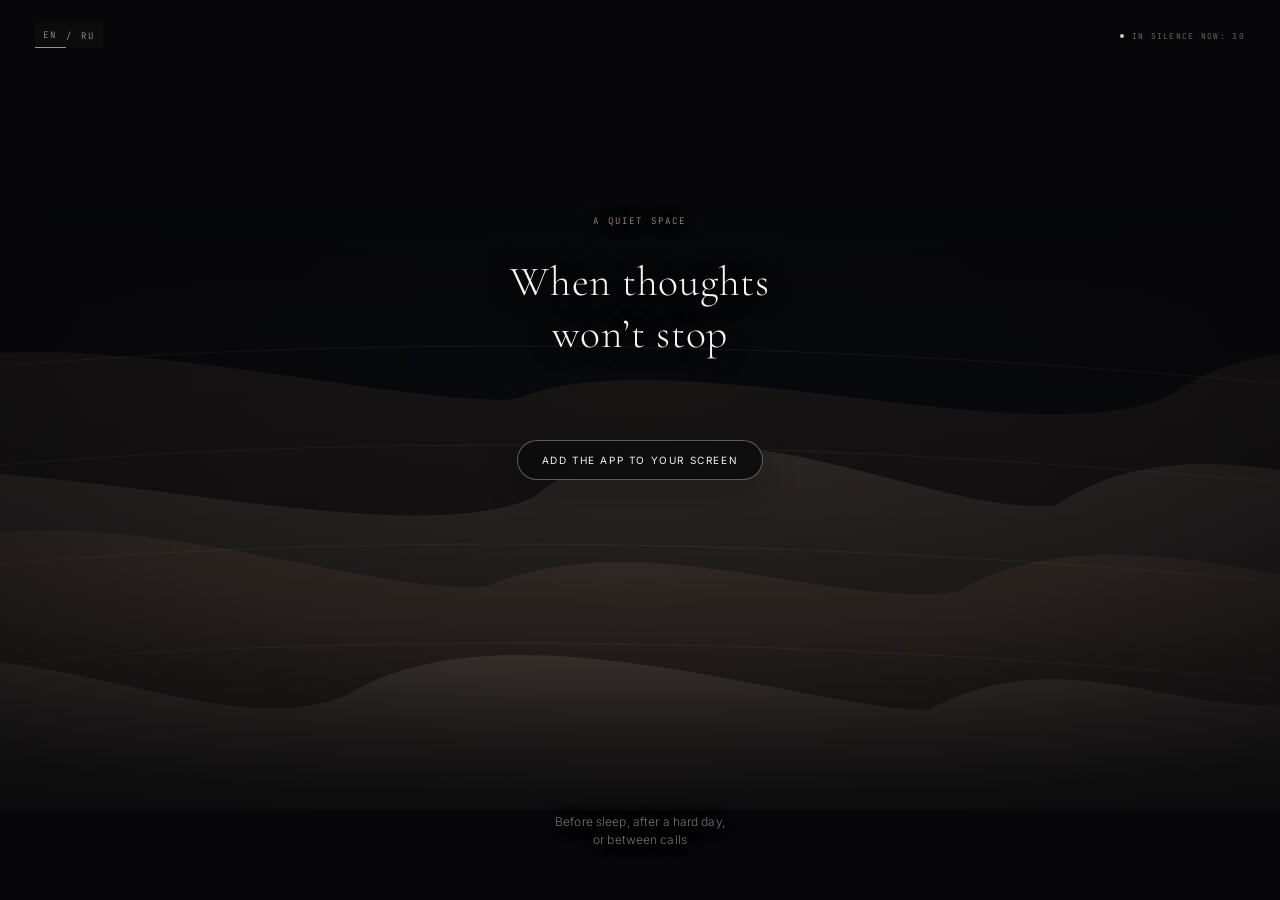
<file: index.html>
<!doctype html>
<html lang="en">
<head>
  <meta charset="utf-8">
  <meta name="description" content="Yoursanctuary — a quiet zero-UI space when thoughts won't stop. Three minutes of atmospheric visuals and pure sound before sleep. Тихое пространство без кнопок и шума, чтобы успокоить мысли.">
  <meta name="viewport" content="width=device-width, initial-scale=1, viewport-fit=cover, maximum-scale=1, user-scalable=no">
  <meta name="theme-color" content="#060607">
  <script>
    window.trackSanctuaryEvent = function (name, props) {
      try { window.umami && typeof window.umami.track === 'function' && window.umami.track(name, props || {}); } catch (_) {}
    };
    /* Analytics is attached only after the tab spinner has stopped: the
       external tracker must never hold the browser progress bar at ~70%. */
    (function () {
      window.addEventListener('load', function () {
        setTimeout(function () {
          try {
            var analytics = document.createElement('script');
            analytics.async = true;
            analytics.src = 'https://cloud.umami.is/script.js';
            analytics.setAttribute('data-website-id', '98b1238a-4891-4ea4-b7ea-2b054f78a98d');
            analytics.setAttribute('data-do-not-track', 'true');
            document.head.appendChild(analytics);
          } catch (_) {}
        }, 3000);
      }, { once: true });
    })();
  </script>
  <meta name="color-scheme" content="dark">
  <meta name="mobile-web-app-capable" content="yes">
  <meta name="apple-mobile-web-app-capable" content="yes">
  <meta name="apple-mobile-web-app-status-bar-style" content="black-translucent">
  <meta name="apple-mobile-web-app-title" content="Yoursanctuary">
  <meta name="application-name" content="Yoursanctuary">
  <title>Yoursanctuary — Quiet Space for Sleep & Calm | Тихое пространство перед сном</title>
  <link rel="canonical" href="https://yoursanctuary.ru">
  <meta property="og:site_name" content="Yoursanctuary">
  <meta property="og:title" content="Yoursanctuary — Quiet Space for Sleep & Calm | Тихое пространство перед сном">
  <meta property="og:description" content="An interactive quiet space to calm overthinking, relieve stress and anxiety before sleep. Ambient nature visuals, soundscapes, no ads or feeds.">
  <meta property="og:type" content="website">
  <meta property="og:url" content="https://yoursanctuary.ru">
  <meta property="og:image" content="https://yoursanctuary.ru/og-preview.png?v=142">
  <meta name="twitter:card" content="summary_large_image">
  <meta name="twitter:title" content="Yoursanctuary — Quiet Space for Sleep & Calm | Тихое пространство перед сном">
  <meta name="twitter:description" content="An interactive quiet space to calm overthinking, relieve stress and anxiety before sleep. Ambient nature visuals, soundscapes, no ads or feeds.">
  <meta name="twitter:image" content="https://yoursanctuary.ru/og-preview.png?v=142">
  <script type="application/ld+json">{"@context":"https://schema.org","@type":"WebApplication","name":"Yoursanctuary","url":"https://yoursanctuary.ru","applicationCategory":"HealthApplication","description":"An interactive zero-UI quiet space with ambient visuals and soundscapes to calm overthinking, relieve stress, and slow down before sleep."}</script>
  <link rel="apple-touch-icon" sizes="180x180" href="/apple-touch-icon.png?v=142">
  <link rel="icon" type="image/png" sizes="192x192" href="/icon-192.png?v=142">
  <link rel="icon" href="/favicon.ico?v=142">
  <link rel="manifest" href="manifest.json">
  <link rel="preconnect" href="https://s3.twcstorage.ru" crossorigin>
  <link rel="dns-prefetch" href="https://s3.twcstorage.ru">
  <link rel="stylesheet" href="style.css?v=142">
</head>
<body>
  <script>window.SANCTUARY_MAINTENANCE = false; if (window.SANCTUARY_MAINTENANCE) document.documentElement.dataset.maintenance = 'true';</script>
<main class="stage" id="stage">
    <section class="slide is-active" data-tag="Shadow">
      <div class="media" aria-hidden="true"></div>
      <span class="tag">01 / BEGINNING</span>
    </section>
    <section class="slide" data-tag="Trickster">
      <div class="media" aria-hidden="true"></div>
      <span class="tag">02 / DEPTH</span>
    </section>
    <section class="slide" data-tag="Abyss">
      <div class="media" aria-hidden="true"></div>
      <span class="tag">02 / DEPTH</span>
    </section>
    <section class="slide" data-tag="Calm">
      <div class="media" aria-hidden="true"></div>
      <span class="tag">03 / SILENCE</span>
    </section>
    <section class="slide" data-tag="Path">
      <div class="media" aria-hidden="true"></div>
      <span class="tag">04 / EXIT</span>
    </section>
    <div class="video-slots" aria-hidden="true">
      <video id="playerCurrent" class="player-video" muted playsinline webkit-playsinline disablepictureinpicture preload="auto" aria-hidden="true"></video>
      <video id="playerNext" class="player-video" muted playsinline webkit-playsinline disablepictureinpicture preload="auto" aria-hidden="true"></video>
    </div>
    <div class="dream-atmosphere" aria-hidden="true"></div>
    <canvas id="story-mist-canvas" class="story-mist-canvas" hidden></canvas>
    <div id="story-3d-stage" class="story-3d-stage" hidden></div>
    <div class="session-progress" aria-hidden="true">
      <span class="session-progress-fill" id="session-progress-fill"></span>
    </div>
    <div class="cycle-whisper" id="cycle-whisper" aria-live="polite" aria-hidden="true">
      <span class="cycle-whisper-kicker" id="cycle-whisper-kicker"></span>
      <span class="cycle-whisper-rule" aria-hidden="true"></span>
      <span class="cycle-whisper-text" id="cycle-whisper-text"></span>
      <span class="cycle-whisper-rule" aria-hidden="true"></span>
    </div>
    <div class="bottom-hud" id="bottomHud">
      <div class="caption" id="caption" aria-live="polite" aria-hidden="true">
        <span class="caption-kicker" id="captionKicker"></span>
        <span class="caption-body caption-line" id="captionBody"></span>
      </div>
      <button class="like-btn" id="likeBtn" type="button" aria-label="Like this frame" aria-pressed="false">
        <svg viewBox="0 0 24 24" aria-hidden="true" focusable="false">
          <path d="M12 20.2c-.3 0-.6-.1-.8-.3C7.4 16.7 3 13 3 8.6 3 6 5 4 7.5 4c1.6 0 3.1.8 4.5 2.4C13.4 4.8 14.9 4 16.5 4 19 4 21 6 21 8.6c0 4.4-4.4 8.1-8.2 11.3-.2.2-.5.3-.8.3Z" fill="none" stroke="currentColor" stroke-width="1.15"/>
        </svg>
      </button>
      <div class="double-tap-heart" id="doubleTapHeart" aria-hidden="true">
        <svg viewBox="0 0 24 24" focusable="false"><path d="M12 20.2c-.3 0-.6-.1-.8-.3C7.4 16.7 3 13 3 8.6 3 6 5 4 7.5 4c1.6 0 3.1.8 4.5 2.4C13.4 4.8 14.9 4 16.5 4 19 4 21 6 21 8.6c0 4.4-4.4 8.1-8.2 11.3-.2.2-.5.3-.8.3Z"/></svg>
      </div>
    </div>
</main>

  <div class="entry" id="entry" role="dialog" aria-label="Entrance to the sanctuary">
    <canvas class="entry-abstract" id="entry-abstract-canvas" aria-hidden="true"></canvas>
    <div class="entry-abstract-shade" aria-hidden="true"></div>
    <div class="entry-topbar">
      <div class="lang-switch" id="lang-switch" role="group" aria-label="Language">
      <button class="lang-switch-btn is-active" type="button" data-lang="en" aria-pressed="true">EN</button>
      <span class="lang-switch-sep" aria-hidden="true">/</span>
      <button class="lang-switch-btn" type="button" data-lang="ru" aria-pressed="false">RU</button>
    </div>
      <div class="quiet-presence quiet-presence--top" id="entry-presence" aria-live="polite">
        <span class="presence-dot" aria-hidden="true"></span>
        <span class="presence-text" data-presence>IN SILENCE NOW: 0</span>
      </div>
    </div>
    <div class="entry-copy">
      <p class="entry-kicker">A QUIET SPACE</p>
      <h1 class="entry-title">When thoughts<br>won’t stop</h1>

    </div>
<div class="entry-lock" id="entry-lock" hidden aria-live="polite">
      <p class="entry-lock-kicker" id="entry-lock-kicker">THE DOOR IS CLOSED</p>
      <span class="entry-lock-rail" aria-hidden="true"><i id="entry-lock-light"></i></span>
      <p class="entry-lock-time" id="entry-lock-time">02:00:00</p>
      <p class="entry-lock-hint" id="entry-lock-hint">The silence is still here</p>
    </div>
    <div class="entry-gesture-guide" id="entry-gesture-guide" aria-hidden="true">
      <span class="guide-thread"><i></i></span>
      <span class="guide-line" id="guide-line-1">Swipe up to enter</span>

    </div>

    <div class="entry-install-offer" id="entry-install-offer">
      <button class="entry-install" id="install-btn" type="button">Install app</button>
      <p class="entry-install-hint" id="entry-install-hint" hidden></p>
    </div>
    <div class="entry-floor">
<p class="entry-sub entry-floor-sub">Before sleep, after a hard day,<br>or between calls</p>
    </div>
    <div class="entry-installed-note" id="entry-installed-note" hidden>
      <h2 class="installed-title">Sanctuary installed</h2>
      <p class="installed-sub">Close the browser and open it from your home screen</p>
    </div>


  </div>


  <section class="finale" id="finale" hidden aria-label="Final reflection">
    <video class="finale-session-video" id="finale-session-video" muted loop playsinline preload="metadata" disablepictureinpicture aria-hidden="true"></video>
    <div class="ambient-mesh ambient-mesh--finale" aria-hidden="true">
      <span class="ambient-orb ambient-orb--indigo"></span>
      <span class="ambient-orb ambient-orb--amber"></span>
      <span class="ambient-orb ambient-orb--smoke"></span>
    </div>
    <div class="finale-glow" aria-hidden="true"></div>
    <div class="finale-shell">
      <div class="finale-divider finale-divider--top" aria-hidden="true"></div>
      <p class="finale-reflection" id="finale-reflection" aria-live="polite">You lingered where the gaze usually slips past. The space remembered that response.</p>
      <p class="finale-door-note" id="finale-door-note">The door closes for two hours so the silence can settle</p>
      <div class="finale-time">
        <p class="finale-countdown" id="finale-countdown">02:00:00</p>
        <button class="finale-notify" id="notify-return" type="button">Notify me in 2 hours</button>
      </div>
      <div class="finale-divider finale-divider--bottom" aria-hidden="true"></div>
      <div class="finale-art-block">
        <p class="finale-art-note" id="finale-art-note">A unique painting from this session</p>
        <div class="finale-artifact" id="finale-artifact" hidden>
          <canvas id="session-artifact" width="1080" height="1350" aria-label="Your quiet artifact"></canvas>
        </div>
      </div>
      <button class="finale-gift" id="share-silence" type="button">Share</button>
      <div class="finale-divider finale-divider--last" aria-hidden="true"></div>
    </div>
  </section>

  <div class="art-lightbox" id="art-lightbox" hidden aria-modal="true" role="dialog" aria-label="Artwork">
    <button class="art-lightbox-close" id="art-lightbox-close" type="button" aria-label="Close">×</button>
    <img class="art-lightbox-image" id="art-lightbox-image" src="[data-uri]" alt="">
    <a class="art-lightbox-save" id="art-lightbox-save" download="sanctuary-artifact.png">Save artwork</a>
  </div>

  <script>
    window.__deferredInstallPrompt = null;
    window.addEventListener('beforeinstallprompt', function (event) {
      event.preventDefault();
      window.__deferredInstallPrompt = event;
    });
  </script>
  <script src="videos-data.js?v=142"></script>
  <script src="./player.js?v=142"></script>
  <script src="./assets/three.min.js?v=142"></script>
  <script src="./stories.js?v=142"></script>
  <script src="app.js?v=142"></script>
</body>
</html>
</file>
<file: style.css>
@font-face{font-family:'Cormorant Garamond';font-style:italic;font-weight:300;font-display:swap;src:url(./fonts/cormorant-garamond-300-italic-0.woff2) format('woff2');unicode-range:U+0460-052F,U+1C80-1C8A,U+20B4,U+2DE0-2DFF,U+A640-A69F,U+FE2E-FE2F}@font-face{font-family:'Cormorant Garamond';font-style:italic;font-weight:300;font-display:swap;src:url(./fonts/cormorant-garamond-300-italic-1.woff2) format('woff2');unicode-range:U+0301,U+0400-045F,U+0490-0491,U+04B0-04B1,U+2116}@font-face{font-family:'Cormorant Garamond';font-style:italic;font-weight:300;font-display:swap;src:url(./fonts/cormorant-garamond-300-italic-2.woff2) format('woff2');unicode-range:U+0102-0103,U+0110-0111,U+0128-0129,U+0168-0169,U+01A0-01A1,U+01AF-01B0,U+0300-0301,U+0303-0304,U+0308-0309,U+0323,U+0329,U+1EA0-1EF9,U+20AB}@font-face{font-family:'Cormorant Garamond';font-style:italic;font-weight:300;font-display:swap;src:url(./fonts/cormorant-garamond-300-italic-3.woff2) format('woff2');unicode-range:U+0100-02BA,U+02BD-02C5,U+02C7-02CC,U+02CE-02D7,U+02DD-02FF,U+0304,U+0308,U+0329,U+1D00-1DBF,U+1E00-1E9F,U+1EF2-1EFF,U+2020,U+20A0-20AB,U+20AD-20C4,U+2113,U+2C60-2C7F,U+A720-A7FF}@font-face{font-family:'Cormorant Garamond';font-style:italic;font-weight:300;font-display:swap;src:url(./fonts/cormorant-garamond-300-italic-4.woff2) format('woff2');unicode-range:U+0000-00FF,U+0131,U+0152-0153,U+02BB-02BC,U+02C6,U+02DA,U+02DC,U+0304,U+0308,U+0329,U+2000-206F,U+20AC,U+2122,U+2191,U+2193,U+2212,U+2215,U+FEFF,U+FFFD}@font-face{font-family:'Cormorant Garamond';font-style:normal;font-weight:300;font-display:swap;src:url(./fonts/cormorant-garamond-300-normal-5.woff2) format('woff2');unicode-range:U+0460-052F,U+1C80-1C8A,U+20B4,U+2DE0-2DFF,U+A640-A69F,U+FE2E-FE2F}@font-face{font-family:'Cormorant Garamond';font-style:normal;font-weight:300;font-display:swap;src:url(./fonts/cormorant-garamond-300-normal-6.woff2) format('woff2');unicode-range:U+0301,U+0400-045F,U+0490-0491,U+04B0-04B1,U+2116}@font-face{font-family:'Cormorant Garamond';font-style:normal;font-weight:300;font-display:swap;src:url(./fonts/cormorant-garamond-300-normal-7.woff2) format('woff2');unicode-range:U+0102-0103,U+0110-0111,U+0128-0129,U+0168-0169,U+01A0-01A1,U+01AF-01B0,U+0300-0301,U+0303-0304,U+0308-0309,U+0323,U+0329,U+1EA0-1EF9,U+20AB}@font-face{font-family:'Cormorant Garamond';font-style:normal;font-weight:300;font-display:swap;src:url(./fonts/cormorant-garamond-300-normal-8.woff2) format('woff2');unicode-range:U+0100-02BA,U+02BD-02C5,U+02C7-02CC,U+02CE-02D7,U+02DD-02FF,U+0304,U+0308,U+0329,U+1D00-1DBF,U+1E00-1E9F,U+1EF2-1EFF,U+2020,U+20A0-20AB,U+20AD-20C4,U+2113,U+2C60-2C7F,U+A720-A7FF}@font-face{font-family:'Cormorant Garamond';font-style:normal;font-weight:300;font-display:swap;src:url(./fonts/cormorant-garamond-300-normal-9.woff2) format('woff2');unicode-range:U+0000-00FF,U+0131,U+0152-0153,U+02BB-02BC,U+02C6,U+02DA,U+02DC,U+0304,U+0308,U+0329,U+2000-206F,U+20AC,U+2122,U+2191,U+2193,U+2212,U+2215,U+FEFF,U+FFFD}@font-face{font-family:'Cormorant Garamond';font-style:normal;font-weight:400;font-display:swap;src:url(./fonts/cormorant-garamond-400-normal-10.woff2) format('woff2');unicode-range:U+0460-052F,U+1C80-1C8A,U+20B4,U+2DE0-2DFF,U+A640-A69F,U+FE2E-FE2F}@font-face{font-family:'Cormorant Garamond';font-style:normal;font-weight:400;font-display:swap;src:url(./fonts/cormorant-garamond-400-normal-11.woff2) format('woff2');unicode-range:U+0301,U+0400-045F,U+0490-0491,U+04B0-04B1,U+2116}@font-face{font-family:'Cormorant Garamond';font-style:normal;font-weight:400;font-display:swap;src:url(./fonts/cormorant-garamond-400-normal-12.woff2) format('woff2');unicode-range:U+0102-0103,U+0110-0111,U+0128-0129,U+0168-0169,U+01A0-01A1,U+01AF-01B0,U+0300-0301,U+0303-0304,U+0308-0309,U+0323,U+0329,U+1EA0-1EF9,U+20AB}@font-face{font-family:'Cormorant Garamond';font-style:normal;font-weight:400;font-display:swap;src:url(./fonts/cormorant-garamond-400-normal-13.woff2) format('woff2');unicode-range:U+0100-02BA,U+02BD-02C5,U+02C7-02CC,U+02CE-02D7,U+02DD-02FF,U+0304,U+0308,U+0329,U+1D00-1DBF,U+1E00-1E9F,U+1EF2-1EFF,U+2020,U+20A0-20AB,U+20AD-20C4,U+2113,U+2C60-2C7F,U+A720-A7FF}@font-face{font-family:'Cormorant Garamond';font-style:normal;font-weight:400;font-display:swap;src:url(./fonts/cormorant-garamond-400-normal-14.woff2) format('woff2');unicode-range:U+0000-00FF,U+0131,U+0152-0153,U+02BB-02BC,U+02C6,U+02DA,U+02DC,U+0304,U+0308,U+0329,U+2000-206F,U+20AC,U+2122,U+2191,U+2193,U+2212,U+2215,U+FEFF,U+FFFD}@font-face{font-family:'Inter';font-style:normal;font-weight:300;font-display:swap;src:url(./fonts/inter-300-normal-15.woff2) format('woff2');unicode-range:U+0460-052F,U+1C80-1C8A,U+20B4,U+2DE0-2DFF,U+A640-A69F,U+FE2E-FE2F}@font-face{font-family:'Inter';font-style:normal;font-weight:300;font-display:swap;src:url(./fonts/inter-300-normal-16.woff2) format('woff2');unicode-range:U+0301,U+0400-045F,U+0490-0491,U+04B0-04B1,U+2116}@font-face{font-family:'Inter';font-style:normal;font-weight:300;font-display:swap;src:url(./fonts/inter-300-normal-17.woff2) format('woff2');unicode-range:U+1F00-1FFF}@font-face{font-family:'Inter';font-style:normal;font-weight:300;font-display:swap;src:url(./fonts/inter-300-normal-18.woff2) format('woff2');unicode-range:U+0370-0377,U+037A-037F,U+0384-038A,U+038C,U+038E-03A1,U+03A3-03FF}@font-face{font-family:'Inter';font-style:normal;font-weight:300;font-display:swap;src:url(./fonts/inter-300-normal-19.woff2) format('woff2');unicode-range:U+0102-0103,U+0110-0111,U+0128-0129,U+0168-0169,U+01A0-01A1,U+01AF-01B0,U+0300-0301,U+0303-0304,U+0308-0309,U+0323,U+0329,U+1EA0-1EF9,U+20AB}@font-face{font-family:'Inter';font-style:normal;font-weight:300;font-display:swap;src:url(./fonts/inter-300-normal-20.woff2) format('woff2');unicode-range:U+0100-02BA,U+02BD-02C5,U+02C7-02CC,U+02CE-02D7,U+02DD-02FF,U+0304,U+0308,U+0329,U+1D00-1DBF,U+1E00-1E9F,U+1EF2-1EFF,U+2020,U+20A0-20AB,U+20AD-20C4,U+2113,U+2C60-2C7F,U+A720-A7FF}@font-face{font-family:'Inter';font-style:normal;font-weight:300;font-display:swap;src:url(./fonts/inter-300-normal-21.woff2) format('woff2');unicode-range:U+0000-00FF,U+0131,U+0152-0153,U+02BB-02BC,U+02C6,U+02DA,U+02DC,U+0304,U+0308,U+0329,U+2000-206F,U+20AC,U+2122,U+2191,U+2193,U+2212,U+2215,U+FEFF,U+FFFD}@font-face{font-family:'Inter';font-style:normal;font-weight:400;font-display:swap;src:url(./fonts/inter-400-normal-22.woff2) format('woff2');unicode-range:U+0460-052F,U+1C80-1C8A,U+20B4,U+2DE0-2DFF,U+A640-A69F,U+FE2E-FE2F}@font-face{font-family:'Inter';font-style:normal;font-weight:400;font-display:swap;src:url(./fonts/inter-400-normal-23.woff2) format('woff2');unicode-range:U+0301,U+0400-045F,U+0490-0491,U+04B0-04B1,U+2116}@font-face{font-family:'Inter';font-style:normal;font-weight:400;font-display:swap;src:url(./fonts/inter-400-normal-24.woff2) format('woff2');unicode-range:U+1F00-1FFF}@font-face{font-family:'Inter';font-style:normal;font-weight:400;font-display:swap;src:url(./fonts/inter-400-normal-25.woff2) format('woff2');unicode-range:U+0370-0377,U+037A-037F,U+0384-038A,U+038C,U+038E-03A1,U+03A3-03FF}@font-face{font-family:'Inter';font-style:normal;font-weight:400;font-display:swap;src:url(./fonts/inter-400-normal-26.woff2) format('woff2');unicode-range:U+0102-0103,U+0110-0111,U+0128-0129,U+0168-0169,U+01A0-01A1,U+01AF-01B0,U+0300-0301,U+0303-0304,U+0308-0309,U+0323,U+0329,U+1EA0-1EF9,U+20AB}@font-face{font-family:'Inter';font-style:normal;font-weight:400;font-display:swap;src:url(./fonts/inter-400-normal-27.woff2) format('woff2');unicode-range:U+0100-02BA,U+02BD-02C5,U+02C7-02CC,U+02CE-02D7,U+02DD-02FF,U+0304,U+0308,U+0329,U+1D00-1DBF,U+1E00-1E9F,U+1EF2-1EFF,U+2020,U+20A0-20AB,U+20AD-20C4,U+2113,U+2C60-2C7F,U+A720-A7FF}@font-face{font-family:'Inter';font-style:normal;font-weight:400;font-display:swap;src:url(./fonts/inter-400-normal-28.woff2) format('woff2');unicode-range:U+0000-00FF,U+0131,U+0152-0153,U+02BB-02BC,U+02C6,U+02DA,U+02DC,U+0304,U+0308,U+0329,U+2000-206F,U+20AC,U+2122,U+2191,U+2193,U+2212,U+2215,U+FEFF,U+FFFD}@font-face{font-family:'JetBrains Mono';font-style:normal;font-weight:300;font-display:swap;src:url(./fonts/jetbrains-mono-300-normal-29.woff2) format('woff2');unicode-range:U+0460-052F,U+1C80-1C8A,U+20B4,U+2DE0-2DFF,U+A640-A69F,U+FE2E-FE2F}@font-face{font-family:'JetBrains Mono';font-style:normal;font-weight:300;font-display:swap;src:url(./fonts/jetbrains-mono-300-normal-30.woff2) format('woff2');unicode-range:U+0301,U+0400-045F,U+0490-0491,U+04B0-04B1,U+2116}@font-face{font-family:'JetBrains Mono';font-style:normal;font-weight:300;font-display:swap;src:url(./fonts/jetbrains-mono-300-normal-31.woff2) format('woff2');unicode-range:U+0370-0377,U+037A-037F,U+0384-038A,U+038C,U+038E-03A1,U+03A3-03FF}@font-face{font-family:'JetBrains Mono';font-style:normal;font-weight:300;font-display:swap;src:url(./fonts/jetbrains-mono-300-normal-32.woff2) format('woff2');unicode-range:U+0102-0103,U+0110-0111,U+0128-0129,U+0168-0169,U+01A0-01A1,U+01AF-01B0,U+0300-0301,U+0303-0304,U+0308-0309,U+0323,U+0329,U+1EA0-1EF9,U+20AB}@font-face{font-family:'JetBrains Mono';font-style:normal;font-weight:300;font-display:swap;src:url(./fonts/jetbrains-mono-300-normal-33.woff2) format('woff2');unicode-range:U+0100-02BA,U+02BD-02C5,U+02C7-02CC,U+02CE-02D7,U+02DD-02FF,U+0304,U+0308,U+0329,U+1D00-1DBF,U+1E00-1E9F,U+1EF2-1EFF,U+2020,U+20A0-20AB,U+20AD-20C4,U+2113,U+2C60-2C7F,U+A720-A7FF}@font-face{font-family:'JetBrains Mono';font-style:normal;font-weight:300;font-display:swap;src:url(./fonts/jetbrains-mono-300-normal-34.woff2) format('woff2');unicode-range:U+0000-00FF,U+0131,U+0152-0153,U+02BB-02BC,U+02C6,U+02DA,U+02DC,U+0304,U+0308,U+0329,U+2000-206F,U+20AC,U+2122,U+2191,U+2193,U+2212,U+2215,U+FEFF,U+FFFD}@font-face{font-family:'JetBrains Mono';font-style:normal;font-weight:400;font-display:swap;src:url(./fonts/jetbrains-mono-400-normal-35.woff2) format('woff2');unicode-range:U+0460-052F,U+1C80-1C8A,U+20B4,U+2DE0-2DFF,U+A640-A69F,U+FE2E-FE2F}@font-face{font-family:'JetBrains Mono';font-style:normal;font-weight:400;font-display:swap;src:url(./fonts/jetbrains-mono-400-normal-36.woff2) format('woff2');unicode-range:U+0301,U+0400-045F,U+0490-0491,U+04B0-04B1,U+2116}@font-face{font-family:'JetBrains Mono';font-style:normal;font-weight:400;font-display:swap;src:url(./fonts/jetbrains-mono-400-normal-37.woff2) format('woff2');unicode-range:U+0370-0377,U+037A-037F,U+0384-038A,U+038C,U+038E-03A1,U+03A3-03FF}@font-face{font-family:'JetBrains Mono';font-style:normal;font-weight:400;font-display:swap;src:url(./fonts/jetbrains-mono-400-normal-38.woff2) format('woff2');unicode-range:U+0102-0103,U+0110-0111,U+0128-0129,U+0168-0169,U+01A0-01A1,U+01AF-01B0,U+0300-0301,U+0303-0304,U+0308-0309,U+0323,U+0329,U+1EA0-1EF9,U+20AB}@font-face{font-family:'JetBrains Mono';font-style:normal;font-weight:400;font-display:swap;src:url(./fonts/jetbrains-mono-400-normal-39.woff2) format('woff2');unicode-range:U+0100-02BA,U+02BD-02C5,U+02C7-02CC,U+02CE-02D7,U+02DD-02FF,U+0304,U+0308,U+0329,U+1D00-1DBF,U+1E00-1E9F,U+1EF2-1EFF,U+2020,U+20A0-20AB,U+20AD-20C4,U+2113,U+2C60-2C7F,U+A720-A7FF}@font-face{font-family:'JetBrains Mono';font-style:normal;font-weight:400;font-display:swap;src:url(./fonts/jetbrains-mono-400-normal-40.woff2) format('woff2');unicode-range:U+0000-00FF,U+0131,U+0152-0153,U+02BB-02BC,U+02C6,U+02DA,U+02DC,U+0304,U+0308,U+0329,U+2000-206F,U+20AC,U+2122,U+2191,U+2193,U+2212,U+2215,U+FEFF,U+FFFD}:root{--fade-duration:1400ms;--organic:cubic-bezier(0.22,1,0.36,1);--void:#060607;--silk:rgba(234,229,220,0.90);--silk-dim:rgba(234,229,220,0.50);--silk-muted:rgba(234,229,220,0.28);--champagne:rgba(214,199,178,0.72);--hairline-lux:rgba(234,229,220,0.13);--velvet-glass:rgba(12,12,14,0.48);--mist-light:var(--silk);--mist-dim:var(--silk-dim);--mist-whisper:var(--silk-muted);--smoke-glass:var(--velvet-glass);--smoke-border:var(--hairline-lux);--pearl:var(--silk);--pearl-dim:var(--silk-dim);--hairline:var(--hairline-lux);--serif:'Cormorant Garamond',Georgia,serif;--sans:'Inter',-apple-system,BlinkMacSystemFont,sans-serif;--mono:'JetBrains Mono',ui-monospace,monospace;color-scheme:dark}*{box-sizing:border-box}html, body{height:100%;margin:0;padding:0;overflow:hidden;background:var(--void)}html{-webkit-text-size-adjust:100%}body{position:fixed;inset:0;overflow:hidden;overscroll-behavior:none;touch-action:none;user-select:none;-webkit-user-select:none;-webkit-tap-highlight-color:transparent;-webkit-touch-callout:none;color:var(--pearl);word-break:normal;overflow-wrap:break-word;hyphens:none}.stage{position:fixed;inset:0;margin:auto;width:min(100vw,calc(100dvh * 9 / 16));height:100dvh;overflow:hidden;background:var(--void);isolation:isolate;touch-action:none;cursor:grab}.stage:active{cursor:grabbing}.stage>*{pointer-events:none}.session-progress{position:absolute;top:max(0px,env(safe-area-inset-top));left:0;right:0;z-index:14;height:2px;background:rgba(7,7,9,0.35)}.session-progress-fill{display:block;width:0;height:1px;background:rgba(234,229,220,0.7);box-shadow:none;transition:width 1s var(--organic)}.entry{position:fixed;inset:0;z-index:30;display:flex;flex-direction:column;align-items:center;justify-content:center;width:100vw;height:100dvh;padding:max(20px,env(safe-area-inset-top)) 8vw max(24px,env(safe-area-inset-bottom));background:radial-gradient(ellipse 70% 45% at 50% 44%,rgba(244,240,234,0.055),transparent 72%),var(--void);opacity:1;cursor:pointer;touch-action:none;transition:opacity 1s var(--organic)}.entry.is-open{opacity:0;pointer-events:none}.entry[hidden]{display:none}.entry-copy{position:relative;z-index:2;width:min(86vw,380px);max-width:86vw;text-align:center;overflow-wrap:break-word;animation:entry-copy-in 2.2s var(--organic) 0.25s both}.entry-kicker{margin:0 0 clamp(1.3rem,4vh,2.2rem);color:rgba(244,240,234,0.4);font-family:var(--mono);font-size:10px;font-weight:300;line-height:1.5;letter-spacing:0.16em;text-transform:uppercase}.entry-title{margin:0;color:rgba(248,246,242,0.94);font-family:var(--serif);font-weight:300;font-size:clamp(2rem,8.2vw,3.4rem);line-height:1.18;letter-spacing:0.015em;text-wrap:balance;text-shadow:0 2px 26px rgba(7,7,9,0.9)}.entry-sub{margin:clamp(1.3rem,3.5vh,2rem) auto 0;max-width:100%;color:rgba(248,246,242,0.94);font-family:var(--sans);font-weight:300;font-size:clamp(0.78rem,3.2vw,0.94rem);line-height:1.55;letter-spacing:0.012em;text-wrap:pretty;text-shadow:0 1px 16px rgba(7,7,9,0.8)}.ambient-mesh{position:absolute;inset:0;z-index:0;overflow:hidden;pointer-events:none}.ambient-mesh--finale{position:fixed;z-index:1}.ambient-orb{position:absolute;display:block;border-radius:50%;mix-blend-mode:screen;opacity:0.46;pointer-events:none;}.ambient-orb--indigo{width:min(105vw,760px);aspect-ratio:1;left:-24%;top:-18%;background:radial-gradient(circle,rgba(236,234,230,0.045) 0%,transparent 70%);animation:ambient-drift-indigo 28s var(--organic) infinite alternate}.ambient-orb--amber{width:min(92vw,640px);aspect-ratio:1;right:-26%;bottom:-16%;background:radial-gradient(circle,rgba(236,234,230,0.04) 0%,transparent 70%);animation:ambient-drift-amber 34s var(--organic) -6s infinite alternate}.ambient-orb--smoke{width:min(74vw,500px);aspect-ratio:1;left:18%;bottom:-28%;background:radial-gradient(circle,rgba(236,234,230,0.03) 0%,transparent 70%);opacity:0.34;animation:ambient-drift-smoke 39s var(--organic) -12s infinite alternate}.ambient-mesh--finale .ambient-orb--indigo{left:-30%;top:-22%;opacity:0.4}.ambient-mesh--finale .ambient-orb--amber{right:-30%;bottom:-22%;opacity:0.44}@keyframes ambient-drift-indigo{0%{transform:translate3d(-2%,-1%,0) scale(0.92);opacity:0.28}52%{transform:translate3d(7%,5%,0) scale(1.07);opacity:0.5}100%{transform:translate3d(12%,-3%,0) scale(1.02);opacity:0.36}}@keyframes ambient-drift-amber{0%{transform:translate3d(2%,2%,0) scale(1.04);opacity:0.24}48%{transform:translate3d(-8%,-5%,0) scale(0.94);opacity:0.44}100%{transform:translate3d(-3%,7%,0) scale(1.08);opacity:0.3}}@keyframes ambient-drift-smoke{0%{transform:translate3d(-4%,3%,0) scale(0.96);opacity:0.2}50%{transform:translate3d(9%,-6%,0) scale(1.09);opacity:0.36}100%{transform:translate3d(2%,8%,0) scale(1.02);opacity:0.26}}.finale-session-video{position:fixed;inset:0;z-index:0;width:100%;height:100%;object-fit:cover;opacity:0.22;pointer-events:none}@keyframes install-spring{0%{opacity:0;transform:translate(-50%,115%) scale(0.9)}62%{opacity:1;transform:translate(-50%,-3%) scale(1.012)}100%{opacity:1;transform:translate(-50%,0) scale(1)}}@keyframes entry-copy-in{from{opacity:0;transform:translateY(14px);}to{opacity:1;transform:translateY(0);}}@keyframes swipe-hint-breathe{0%, 100%{opacity:0.35;transform:translateY(0)}50%{opacity:0.85;transform:translateY(-5px)}}@media (prefers-reduced-motion:reduce){.ambient-orb{animation:none}.entry-copy{animation-duration:0.6s}}.slide{position:absolute;inset:0;z-index:1;opacity:0;overflow:hidden;background-color:#070709;background-repeat:no-repeat;background-size:cover;transition:opacity var(--fade-duration) var(--organic);pointer-events:none}.slide.is-active{z-index:2;opacity:1}.media{position:absolute;inset:0;z-index:1;overflow:hidden;pointer-events:none}.clip{position:absolute;inset:0;width:100%;height:100%;object-fit:cover;background:#070709;opacity:0;transition:opacity 900ms var(--organic);pointer-events:none}.caption{position:absolute;left:50%;bottom:calc(22% + env(safe-area-inset-bottom));z-index:4;box-sizing:border-box;width:min(86vw,380px);max-width:86vw;margin:0;color:rgba(244,240,234,0.9);font-family:var(--serif);font-size:clamp(15px,4.1vw,18px);font-weight:300;line-height:1.55;letter-spacing:0.03em;text-align:center;text-wrap:pretty;word-break:normal;overflow-wrap:break-word;hyphens:none;opacity:0;transform:translateX(-50%) translateY(10px) scale(0.985);transition:opacity 1.1s var(--organic),transform 1.1s var(--organic);pointer-events:none;text-shadow:0 2px 18px rgba(7,7,9,0.95);}.caption.is-visible{opacity:1;transform:translateX(-50%) translateY(0) scale(1);}.stage.is-held .caption.is-visible{transform:translateX(-50%) translateY(0) scale(1.04)}.caption-line{display:block}.caption-line:empty{display:none}@media (min-aspect-ratio:9/16){.caption{width:min(86vw,380px);max-width:86vw}}.clip.is-current.is-ready{opacity:1}.tag{position:absolute;width:1px;height:1px;margin:-1px;padding:0;border:0;overflow:hidden;clip:rect(0 0 0 0);clip-path:inset(50%);white-space:nowrap}.slide[data-tag]{background-image:radial-gradient(90% 60% at 30% 12%,rgba(236,234,230,0.045) 0%,rgba(18,18,20,0.35) 48%,rgba(7,7,9,0) 78%),radial-gradient(120% 100% at 50% 100%,rgba(7,7,9,0.38) 0%,rgba(7,7,9,0) 65%),linear-gradient(180deg,#09090b 0%,#050507 58%,#070709 100%)}@media (prefers-reduced-motion:reduce){.slide{transition:opacity var(--fade-duration) var(--organic);}}.finale{position:fixed;inset:0;z-index:40;display:flex;align-items:center;justify-content:center;width:100vw;height:100dvh;padding:max(20px,env(safe-area-inset-top)) 6vw max(24px,env(safe-area-inset-bottom));overflow-y:auto;overscroll-behavior:contain;touch-action:pan-y;background:radial-gradient(ellipse 70% 55% at 50% 38%,rgba(244,240,234,0.055),transparent 68%),rgba(5,5,7,0.62);opacity:0;transition:opacity 1.1s var(--organic)}.finale[hidden]{display:none}.finale.is-visible{opacity:1}.finale-glow{position:fixed;z-index:1;width:min(92vw,520px);aspect-ratio:1;border-radius:50%;background:radial-gradient(circle,rgba(244,240,234,0.08),transparent 68%);opacity:0.6;pointer-events:none;animation:finale-breathe 11s var(--organic) infinite alternate}@keyframes finale-breathe{from{transform:scale(0.9);opacity:0.32}to{transform:scale(1.12);opacity:0.62}}.finale-shell{position:relative;z-index:3;width:min(86vw,380px);margin:auto;padding:clamp(1.5rem,5vw,2.5rem);border:none;background:transparent;box-shadow:none;transform:translateY(12px);opacity:0;transition:transform 1.2s var(--organic),opacity 1.2s var(--organic)}.finale.is-visible .finale-shell{transform:translateY(0);opacity:1}@keyframes finale-pulse{0%, 100%{opacity:0.35}50%{opacity:0.8}}.finale-shell{width:min(88vw,430px);text-align:left}.cycle-whisper{position:absolute;top:42%;left:50%;z-index:8;width:min(84vw,390px);margin:0;transform:translate(-50%,-50%);color:rgba(248,246,242,0.94);font-family:var(--serif);font-size:clamp(17px,4.6vw,21px);font-weight:300;line-height:1.4;letter-spacing:0.01em;text-align:center;text-wrap:balance;text-shadow:0 2px 22px rgba(7,7,9,0.95);opacity:0;transition:opacity 1.2s var(--organic);pointer-events:none}.cycle-whisper.is-visible{opacity:0.96;}@media (prefers-reduced-motion:reduce){.cycle-whisper{transition-duration:0.01ms}}html, body, .stage{background:var(--void)}.ambient-orb, .ambient-orb--indigo, .ambient-orb--amber, .ambient-orb--smoke{background:radial-gradient(circle,rgba(236,234,230,0.045) 0%,transparent 70%);opacity:0.45}.entry{background:radial-gradient(ellipse 66% 46% at 50% 42%,rgba(236,234,230,0.035),transparent 70%),var(--void)}.entry-copy, .lang-switch{position:relative;z-index:2}.entry-kicker, .entry-sub{color:var(--mist-dim);text-shadow:0 2px 18px rgba(7,7,9,0.9)}.entry-title{color:var(--mist-light);font-family:var(--sans);font-weight:300;letter-spacing:-0.02em;background:none;-webkit-background-clip:initial;background-clip:initial;-webkit-text-fill-color:currentColor;text-shadow:0 2px 24px rgba(7,7,9,0.9)}.lang-switch{border:1px solid var(--smoke-border);background:rgba(10,10,12,.86);box-shadow:none}.lang-switch-btn{color:var(--mist-dim)}.lang-switch-btn.is-active{background:rgba(236,234,230,0.08);box-shadow:none;color:var(--mist-light)}.session-progress{background:rgba(236,234,230,0.045)}.session-progress-fill{height:1px;border-radius:0;background:rgba(236,234,230,0.34);box-shadow:none}.caption, .caption-line, .cycle-whisper{color:rgba(236,234,230,0.84);font-family:var(--sans);font-weight:300;letter-spacing:0.01em;text-shadow:0 2px 22px rgba(7,7,9,0.95)}.cycle-whisper{font-size:clamp(17px,4.6vw,21px)}.finale{background:radial-gradient(ellipse 68% 58% at 50% 38%,rgba(236,234,230,0.035),transparent 68%),rgba(5,5,7,0.92)}.finale-glow{background:radial-gradient(circle,rgba(236,234,230,0.045) 0%,transparent 70%);opacity:0.6}.finale-shell{background:transparent;border:none;box-shadow:none;color:var(--mist-light)}.finale-countdown{color:var(--mist-light);font-family:var(--mono);font-weight:300;text-shadow:0 2px 20px rgba(7,7,9,0.9)}html, body, .stage{background:var(--void)}.ambient-orb, .ambient-orb--indigo, .ambient-orb--amber, .ambient-orb--smoke{background:radial-gradient(circle,rgba(214,199,178,0.045) 0%,transparent 72%);opacity:0.5}.entry{display:flex;flex-direction:column;justify-content:space-between;align-items:center;gap:1.25rem;height:100dvh;padding:max(48px,calc(env(safe-area-inset-top) + 28px)) 32px max(36px,calc(env(safe-area-inset-bottom) + 22px));overflow-y:auto;background:radial-gradient(ellipse 62% 42% at 50% 42%,rgba(214,199,178,0.035),transparent 72%),var(--void)}.entry-copy, .lang-switch{position:relative;z-index:2}.lang-switch{flex:0 0 auto;display:flex;align-items:center;gap:0;padding:0;border:none;border-radius:0;background:rgba(10,10,12,.86);box-shadow:none}.lang-switch-btn{padding:6px 8px;border:none;border-radius:0;background:transparent;box-shadow:none;color:rgba(234,229,220,0.30);font-family:var(--mono);font-size:10px;font-weight:300;letter-spacing:0.22em}.lang-switch-btn.is-active{color:var(--silk);background:transparent;box-shadow:none;border-bottom:0.5px solid var(--champagne)}.lang-switch-sep{color:rgba(234,229,220,0.16);font-family:var(--mono);font-size:9px}.entry-copy{width:min(86vw,380px);margin:auto 0;text-align:center}.entry-kicker{margin:0 0 1.8rem;color:var(--champagne);font-family:var(--mono);font-size:9px;font-weight:300;line-height:1.5;letter-spacing:0.28em;text-transform:uppercase}.entry-title{margin:0;color:var(--silk);font-family:var(--serif);font-weight:300;font-size:clamp(1.85rem,7.2vw,2.6rem);line-height:1.24;letter-spacing:0.015em;text-wrap:balance;text-shadow:0 2px 24px rgba(7,7,9,0.9);background:none;-webkit-background-clip:initial;background-clip:initial;-webkit-text-fill-color:currentColor}.entry-sub{margin:1.6rem auto 0;color:var(--silk-dim);font-family:var(--sans);font-size:13px;font-weight:300;line-height:1.7;letter-spacing:0.01em;text-shadow:0 1px 16px rgba(7,7,9,0.8)}.session-progress{height:1px;background:rgba(234,229,220,0.05)}.session-progress-fill{height:1px;background:var(--champagne);box-shadow:none;transition:width 900ms var(--organic)}.caption, .caption-line, .cycle-whisper{color:var(--silk);font-family:var(--serif);font-weight:300;font-size:clamp(17px,4.5vw,20px);line-height:1.6;letter-spacing:0.02em;text-shadow:0 2px 22px rgba(7,7,9,0.95)}.cycle-whisper{width:min(82vw,390px)}.finale{background:radial-gradient(ellipse 64% 58% at 50% 38%,rgba(214,199,178,0.035),transparent 70%),rgba(5,5,7,0.92)}.finale-glow{background:radial-gradient(circle,rgba(214,199,178,0.045) 0%,transparent 72%);opacity:0.58}.finale-shell{width:min(88vw,450px);padding:2.2rem 1.5rem;border:none;border-radius:0;background:rgba(10,10,12,.86);box-shadow:none;text-align:left}.finale-reflection{color:rgba(234,229,220,0.84);font-family:var(--serif);font-size:clamp(15px,4.2vw,18px);font-weight:300;line-height:1.8;letter-spacing:0.015em;text-shadow:0 2px 22px rgba(7,7,9,0.9)}.finale-countdown{margin-top:0;color:var(--champagne);font-family:var(--mono);font-size:clamp(1.65rem,7.5vw,2.35rem);font-weight:300;letter-spacing:0.14em;text-shadow:none}.cycle-whisper{top:46%;display:flex;flex-direction:column;align-items:center;justify-content:center;width:min(90vw,540px);margin:0;padding:1.7rem 1.4rem;transform:translate(-50%,-50%);background:radial-gradient(ellipse 90% 70% at 50% 50%,rgba(6,6,7,0.72),transparent 78%);color:var(--silk);text-align:center;opacity:0;transition:opacity 1.2s var(--organic);pointer-events:none}.cycle-whisper.is-visible{opacity:1;}.cycle-whisper-kicker{display:block;color:var(--champagne);font-family:var(--mono);font-size:9px;font-weight:300;line-height:1.5;letter-spacing:0.28em;text-transform:uppercase}.cycle-whisper-rule{display:block;width:120px;height:0.5px;margin:0.9rem auto;background:linear-gradient(90deg,transparent,var(--champagne),transparent)}.cycle-whisper-text{display:block;max-width:400px;margin:0 auto;color:var(--silk);font-family:var(--serif);font-size:clamp(20px,5.4vw,25px);font-weight:300;line-height:1.55;letter-spacing:0.02em;text-shadow:0 2px 24px rgba(7,7,9,0.95)}.entry.is-open .ambient-orb{display:none}.clip{position:absolute;inset:0;width:100%;height:100%;object-fit:cover;background:#070709;opacity:0;transition:opacity 900ms var(--organic);pointer-events:none}.caption, .caption-line{font-family:var(--sans);font-weight:400;font-size:clamp(17px,4.6vw,20px);line-height:1.5;letter-spacing:0.015em;color:rgba(248,246,242,0.96);text-shadow:0 1px 3px rgba(7,7,9,0.98),0 3px 18px rgba(7,7,9,0.92)}.cycle-whisper-text{font-weight:400;text-shadow:0 1px 4px rgba(7,7,9,0.98),0 4px 24px rgba(7,7,9,0.92)}button, input, select, textarea{font:inherit}.entry-title, .cycle-whisper-text, .finale-reflection{font-family:var(--serif);font-weight:400;letter-spacing:0.02em}.caption, .caption-line, .entry-sub{font-family:var(--sans);font-weight:400}.entry-kicker, .lang-switch-btn{font-family:var(--mono);font-size:9px;font-weight:400;letter-spacing:0.26em}.finale-countdown{font-family:var(--mono);font-weight:400;letter-spacing:0.14em}#maintenance-screen{position:fixed;inset:0;z-index:99999;display:flex;align-items:center;justify-content:center;padding:32px;background:radial-gradient(ellipse 55% 38% at 50% 42%,rgba(214,199,178,0.035),transparent 72%),#060607;color:var(--silk,rgba(236,234,230,0.9))}#maintenance-screen[hidden]{display:none}[data-maintenance="true"] .stage, [data-maintenance="true"] .entry, [data-maintenance="true"] .finale, [data-maintenance="true"] .lang-switch{display:none !important}.maintenance-inner{width:min(100%,520px);text-align:center}.maintenance-thread{display:block;width:1px;height:64px;margin:0 auto 2rem;background:linear-gradient(180deg,transparent,var(--champagne,rgba(214,199,178,0.72)),transparent)}.maintenance-kicker{margin:0 0 1.6rem;color:var(--champagne,rgba(214,199,178,0.72));font-family:var(--mono,monospace);font-size:9px;letter-spacing:0.28em}.maintenance-inner h1, .maintenance-inner h2{margin:0;color:var(--silk,rgba(236,234,230,0.9));font-family:var(--serif,Georgia,serif);font-size:clamp(1.7rem,5.5vw,2.4rem);font-weight:400;line-height:1.25;letter-spacing:0.02em}.maintenance-inner p{margin:0.8rem auto 1.8rem;max-width:420px;color:var(--silk-dim,rgba(236,234,230,0.5));font-family:var(--sans,sans-serif);font-size:13px;line-height:1.7}.maintenance-rule{display:block;width:120px;height:0.5px;margin:0 auto 1.8rem;background:linear-gradient(90deg,transparent,var(--champagne,rgba(214,199,178,0.72)),transparent)}html:not([data-maintenance="true"]) #maintenance-screen{display:none}@keyframes iosRayPulse{0%, 100%{opacity:0.3;transform:translateY(-2px)}50%{opacity:0.9;transform:translateY(2px)}}.entry{transition:opacity 1s var(--organic),padding-bottom 600ms var(--organic)}.entry.has-install-card{padding-bottom:calc(env(safe-area-inset-bottom) + 128px)}html:not([data-maintenance="true"]) #maintenance-screen{display:none !important;pointer-events:none !important}.cycle-whisper:not(.is-visible), .finale:not(.is-visible){pointer-events:none !important}.entry:not(.is-open){pointer-events:auto}.entry:not(.is-open) .lang-switch{pointer-events:auto}.stage, .viewport{touch-action:none}html, body, .stage, .viewport{overscroll-behavior:none;touch-action:none;overflow:hidden}.entry{display:grid;grid-template-rows:auto auto 1fr auto;justify-items:center;align-items:center;gap:clamp(10px,2.4vh,28px);height:100dvh;min-height:0;overflow:hidden;padding:max(18px,calc(env(safe-area-inset-top) + 10px)) clamp(18px,6vw,48px) max(18px,calc(env(safe-area-inset-bottom) + 12px));background:radial-gradient(ellipse 68% 42% at 50% 46%,rgba(214,199,178,0.085),transparent 75%),var(--void)}.lang-switch{grid-row:1;align-self:start;position:relative;z-index:4}.entry-copy{grid-row:2;align-self:center;width:min(86vw,380px);margin:0}.entry-copy::before, .entry-copy::after{content:"";display:block;width:0.5px;height:clamp(20px,4vh,42px);margin:0 auto 1.15rem;background:linear-gradient(180deg,transparent,rgba(214,199,178,0.45),transparent);pointer-events:none}.entry-copy::after{margin:1.15rem auto 0}.entry.has-install-card{padding-bottom:max(18px,calc(env(safe-area-inset-bottom) + 12px))}.entry-kicker{color:var(--champagne);font-family:var(--mono);font-size:9px;letter-spacing:0.28em;text-transform:uppercase}.entry{display:flex;flex-direction:column;justify-content:space-between;align-items:center;text-align:center;padding:max(24px,calc(env(safe-area-inset-top) + 12px)) 24px max(28px,calc(env(safe-area-inset-bottom) + 16px));background:radial-gradient(circle at 50% 45%,rgba(214,199,178,0.09) 0%,transparent 65%),var(--void)}.entry{align-items:center;text-align:center}.entry-copy{margin-left:auto;margin-right:auto;text-align:center}.cycle-whisper{top:50%;left:50%;width:min(84vw,390px);transform:translate(-50%,-50%);text-align:center;align-items:center;justify-items:center}.cycle-whisper-rule{display:block;width:min(120px,30%);height:0.5px;margin:0.9rem auto;background:linear-gradient(90deg,transparent,rgba(214,199,178,0.72),transparent);opacity:0.9}.finale{align-items:center;justify-content:center;text-align:center}.finale-shell{left:auto !important;right:auto !important;margin-left:auto !important;margin-right:auto !important;width:min(88vw,440px) !important;max-width:440px;transform:none !important;text-align:center;justify-items:center;align-items:center}.finale-reflection, .finale-countdown{text-align:center}.finale-reflection{margin-left:auto;margin-right:auto;max-width:440px}.entry{display:flex;flex-direction:column;justify-content:space-between;align-items:center;text-align:center;padding:max(24px,calc(env(safe-area-inset-top) + 12px)) 24px max(28px,calc(env(safe-area-inset-bottom) + 16px));background:radial-gradient(circle at 50% 45%,rgba(214,199,178,0.09) 0%,transparent 65%),var(--void)}.entry .lang-switch{order:0}.entry .entry-copy{order:1;margin:0 auto}.caption, .caption-line{font-family:var(--serif);font-weight:400;font-size:clamp(18px,4.8vw,21px);line-height:1.45;letter-spacing:0.02em;color:rgba(248,246,242,0.94);text-shadow:0 2px 18px rgba(7,7,9,0.92)}.cycle-whisper{top:50%;left:50%;transform:translate(-50%,-50%);width:min(84vw,390px);text-align:center}.cycle-whisper-rule{display:block;width:min(120px,30%);height:0.5px;margin:0.9rem auto;background:linear-gradient(90deg,transparent,rgba(214,199,178,0.72),transparent);opacity:0.9}.finale-shell{background:transparent !important;border:0 !important;box-shadow:none !important;padding:0 !important;width:min(88vw,440px) !important;max-width:440px !important;left:auto !important;right:auto !important;margin:0 auto !important;transform:none !important;text-align:center;justify-items:center;align-items:center}.finale-reflection{text-align:center;margin-left:auto;margin-right:auto;max-width:440px}.finale.is-visible{pointer-events:auto}.entry-gesture-guide{display:none;flex-direction:column;align-items:center;gap:9px;margin:4px auto 0;text-align:center}.entry.is-standalone .entry-gesture-guide{display:flex}.guide-thread{position:relative;display:block;width:1px;height:58px;background:linear-gradient(180deg,transparent,rgba(214,199,178,0.7),transparent);overflow:visible}.guide-thread i{position:absolute;left:-1.5px;bottom:0;width:4px;height:4px;border-radius:50%;background:rgba(234,229,220,0.9);box-shadow:0 0 10px rgba(214,199,178,0.65);animation:guideRise 3.8s ease-in-out infinite}.guide-line{color:rgba(234,229,220,0.54);font-family:var(--mono);font-size:8.5px;letter-spacing:0.18em;line-height:1.45;text-transform:uppercase}@keyframes guideRise{0%{transform:translateY(0);opacity:0}25%{opacity:0.8}75%{opacity:0.55}100%{transform:translateY(-54px);opacity:0}}.entry.is-standalone .entry-copy{margin:auto 0}.entry.is-standalone .entry-sub{display:none}.entry.is-browser .entry-gesture-guide{display:none}.entry.is-installed{justify-content:center;background:#060607}.entry-browser-mode[hidden], .entry-app-mode[hidden]{display:none !important;pointer-events:none !important}.entry.is-installed>.lang-switch, .entry.is-installed>.entry-gesture-guide{display:none !important}body .entry.is-installed .lang-switch{display:none !important;pointer-events:none !important}.entry.is-standalone .entry-copy{flex:0 0 auto;margin:0 !important;align-self:center}.entry.is-standalone .entry-copy::before, .entry.is-standalone .entry-copy::after{display:none !important}.entry.is-standalone .entry-gesture-guide{flex:0 0 auto;order:2 !important;margin:18px auto 0 !important;gap:0}.entry.is-standalone .entry-copy{order:1 !important}.entry.is-standalone .guide-thread{width:0.5px !important;height:40px !important;margin:24px auto !important}.entry.is-standalone .guide-line{margin:0 0 9px}.entry.is-open{transform:translateY(-24px)}.entry{transition:opacity 1s var(--organic),transform 1s var(--organic)}.entry-lock[hidden]{display:none!important}.entry-lock{display:flex;flex-direction:column;align-items:center;justify-content:center;gap:12px;order:0;margin:auto;text-align:center}.entry.is-locked .entry-copy, .entry.is-locked .entry-gesture-guide{display:none!important}.entry.is-locked .entry-lock{display:flex!important}.entry-lock-kicker{margin:0;color:rgba(234,229,220,.42);font-family:var(--mono);font-size:9px;letter-spacing:.32em;text-transform:uppercase}.entry-lock-time{margin:0;color:rgba(234,229,220,.9);font-family:var(--serif);font-size:clamp(44px,13vw,62px);font-weight:300;letter-spacing:.08em;line-height:1;text-shadow:0 0 34px rgba(214,199,178,.24)}.entry-lock-hint{margin:0;color:rgba(234,229,220,.36);font-family:var(--serif);font-size:14px;font-style:italic;letter-spacing:.02em}.entry.is-locked .entry-lock-time{animation:lockBreathe 5s ease-in-out infinite}.caption{left:clamp(20px,8vw,42px)!important;right:auto!important;bottom:17vh!important;top:auto!important;transform:none!important;max-width:min(76vw,310px)!important;padding:14px 0 0 15px!important;text-align:left!important;background:none!important;border:0!important;border-left:.5px solid rgba(214,199,178,.48)!important;box-shadow:none!important;}.caption::before{content:"";position:absolute;left:-1px;top:0;width:.5px;height:100%;background:linear-gradient(180deg,rgba(214,199,178,.65),transparent);opacity:.7}.caption-line{display:block;color:rgba(244,240,234,.94)!important;font-family:var(--serif)!important;font-size:clamp(19px,5.2vw,25px)!important;font-weight:300!important;font-style:italic;line-height:1.12!important;letter-spacing:.005em!important;text-shadow:0 2px 18px rgba(7,7,9,.65);opacity:0;transform:translateY(8px);transition:opacity 1.4s ease,transform 1.4s var(--organic)}.caption-line+.caption-line{margin-top:4px;color:rgba(234,229,220,.72)!important;font-size:clamp(16px,4.4vw,21px)!important}.caption.is-visible .caption-line{opacity:1;transform:translateY(0)}.caption.is-visible .caption-line:nth-child(2){transition-delay:.18s}@keyframes lockBreathe{0%, 100%{opacity:.82}50%{opacity:1}}body .entry.is-installed{display:flex!important;align-items:center!important;justify-content:center!important;background:#070709!important}body .entry.is-installed>*:not(.entry-installed-note){display:none!important}body .entry.is-installed>.entry-installed-note{display:block!important;position:relative!important;max-width:330px;margin:auto;color:rgba(234,229,220,.78)!important;font-family:var(--serif);font-size:clamp(19px,5vw,24px);line-height:1.5;text-align:center;letter-spacing:.015em}.caption{background:transparent!important;border-radius:0;padding:0!important;bottom:15vh!important}.caption::before{background:linear-gradient(180deg,rgba(214,199,178,.9),rgba(214,199,178,.12))!important;box-shadow:0 0 18px rgba(214,199,178,.18)}.caption-line{opacity:0;transform:translateY(5px);transition:opacity 1.6s ease,transform 1.6s var(--organic)}.caption.is-visible .caption-line{opacity:1;transform:translateY(0)}.caption.is-visible .caption-line:nth-child(2){transition-delay:.22s}.entry-lock-rail{display:block;width:min(220px,58vw);height:.5px;margin:4px auto;background:rgba(234,229,220,.14);overflow:hidden}#entry-lock-light{display:block;height:1px;width:100%;background:linear-gradient(90deg,rgba(214,199,178,.25),rgba(214,199,178,.95));box-shadow:0 0 12px rgba(214,199,178,.35);transform-origin:left center;transition:width 1s linear}.entry-lock-time{display:none}.entry-lock.is-revealed .entry-lock-time{display:block}.caption-line{opacity:1!important;transform:none!important}.caption-line span{display:inline-block;opacity:0;transform:translateY(5px);transition:opacity .9s ease,transform .9s var(--organic);transition-delay:var(--word-delay,0s)}.caption.is-visible .caption-line span{opacity:1;transform:translateY(0)}.afterglow-video{position:fixed;inset:0;width:100%;height:100%;object-fit:cover;opacity:0;transform:scale(1.02);pointer-events:none;z-index:2;mix-blend-mode:screen;transition:opacity .42s ease}.afterglow-video.is-visible{opacity:.14}.caption{left:50%!important;right:auto!important;top:auto!important;bottom:calc(22% + env(safe-area-inset-bottom))!important;transform:translateX(-50%)!important;width:min(84vw,360px)!important;max-width:84vw!important;padding:0!important;border:0!important;background:none!important;box-shadow:none!important;text-align:center!important;animation:whisperBreath 10s ease-in-out infinite}.caption::before{content:""!important;display:block!important;width:40px!important;height:.5px!important;margin:0 auto 12px!important;background:linear-gradient(90deg,transparent,#D6C7B2,transparent)!important;box-shadow:0 0 10px rgba(214,199,178,.24)!important;position:static!important}.caption::after{display:none!important}.caption-line{color:#F5F5F0!important;font-family:var(--serif)!important;font-weight:300!important;font-size:clamp(20px,5.2vw,24px)!important;line-height:1.45!important;letter-spacing:.03em!important;text-shadow:0 2px 24px rgba(7,7,9,.92)!important;opacity:1!important;transform:none!important;text-align:center!important;margin:0!important}.caption-line+.caption-line{margin-top:2px!important}.caption-line span{display:inline-block;opacity:0;transform:translateY(4px);transition:opacity 1.5s cubic-bezier(.22,1,.36,1),transform 1.5s cubic-bezier(.22,1,.36,1);transition-delay:var(--word-delay,0s)}.caption.is-visible .caption-line span{opacity:1;transform:translateY(0)}.caption.is-zero{animation:none!important;opacity:.16!important}.caption.is-awake, .stage.is-touching .caption, .stage.is-held .caption{animation:none!important;opacity:.92!important;transform:translateX(-50%) scale(1.03)!important;transition:opacity .35s ease,transform .6s cubic-bezier(.22,1,.36,1)!important}@keyframes whisperBreath{0%{opacity:.42}40%{opacity:.88}100%{opacity:.42}}.caption{top:47%!important;bottom:auto!important;left:50%!important;right:auto!important;transform:translate(-50%,-50%)!important;width:min(84vw,400px)!important;max-width:84vw!important;padding:0!important;border:0!important;background:none!important;text-align:center!important;animation:whisperBreath 10s ease-in-out infinite}.caption::before{width:40px!important;height:.5px!important;margin:0 auto 12px!important;background:linear-gradient(90deg,transparent,#D6C7B2,transparent)!important}.caption-line{font-family:var(--serif)!important;font-weight:300!important;font-size:clamp(25px,6.5vw,31px)!important;line-height:1.35!important;letter-spacing:.02em!important;color:#F5F5F0!important;text-align:center!important;text-shadow:0 2px 24px rgba(7,7,9,.92)!important}.caption.is-zero{animation:none!important;opacity:.16!important;transform:translate(-50%,-50%)!important}.caption.is-awake, .stage.is-touching .caption, .stage.is-held .caption{animation:none!important;opacity:.92!important;transform:translate(-50%,-50%) scale(1.03)!important}.caption{top:62%!important;bottom:auto!important;left:50%!important;transform:translate(-50%,-50%)!important;width:min(84vw,400px)!important}.caption.is-awake, .stage.is-touching .caption, .stage.is-held .caption{transform:translate(-50%,-50%) scale(1.03)!important}.caption.is-zero{transform:translate(-50%,-50%)!important}html[data-tier="low"] .entry-install, html[data-tier="low"] .lang-switch{background-color:rgba(12,12,14,.92)!important}.entry.is-standalone .entry-sub{display:block!important}.entry.is-standalone .entry-copy{order:1!important}.entry.is-standalone .quiet-presence{order:2!important;margin-top:14px}.entry.is-standalone .entry-gesture-guide{order:3!important;margin-top:18px!important}.quiet-presence{display:flex;align-items:center;justify-content:center;gap:8px;margin:14px auto 0;color:rgba(234,229,220,.4);font-family:var(--mono);font-size:8px;letter-spacing:.2em;text-transform:uppercase}.presence-dot{width:4px;height:4px;border-radius:50%;background:#D6C7B2;box-shadow:0 0 0 0 rgba(214,199,178,.45);animation:presencePulse 4.5s ease-in-out infinite;transform-origin:center}@keyframes presencePulse{0%, 100%{opacity:.45;transform:scale(.85);box-shadow:0 0 0 0 rgba(214,199,178,.2)}50%{opacity:1;transform:scale(1.2);box-shadow:0 0 0 5px rgba(214,199,178,0)}}.entry.is-gift .entry-title{color:#F5F5F0}.finale-artifact{margin:18px auto 14px;width:min(58vw,220px);aspect-ratio:4/5;border:.5px solid rgba(214,199,178,.35);border-radius:2px;overflow:hidden;box-shadow:0 18px 40px rgba(7,7,9,.55)}.finale-artifact canvas{display:block;width:100%;height:100%}.entry{display:flex!important;flex-direction:column!important;align-items:center!important;justify-content:flex-start!important;gap:0!important}.entry .lang-switch{position:absolute!important;top:max(20px,env(safe-area-inset-top))!important;left:clamp(18px,6vw,48px)!important;right:auto!important;z-index:5!important}.entry-copy{margin:auto 0 0!important;order:1!important}.entry-copy::before, .entry-copy::after{display:none!important}.entry-gesture-guide{display:flex!important;order:2!important;margin:16px auto 0!important;gap:0!important}.entry-gesture-guide .guide-thread{width:.5px!important;height:44px!important;margin:0 auto 14px!important}.entry-gesture-guide .guide-line{color:rgba(234,229,220,.58)!important;font-family:var(--mono)!important;font-size:9px!important;letter-spacing:.22em!important;text-transform:uppercase!important;animation:entryHint 4s ease-in-out infinite}.quiet-presence{order:3!important;margin-top:auto!important;margin-bottom:max(22px,env(safe-area-inset-bottom))!important}.entry-lock{order:0!important;margin:auto!important}.entry.is-locked .entry-copy, .entry.is-locked .entry-gesture-guide, .entry.is-locked .quiet-presence{display:none!important}.entry.is-locked .entry-lock-rail, .entry.is-locked .entry-lock-time{display:none!important}@keyframes entryHint{0%, 100%{opacity:.38;transform:translateY(0)}50%{opacity:.78;transform:translateY(-3px)}}.entry-install-offer{order:4!important;margin:18px auto 0!important;text-align:center}.entry-install{padding:8px 16px;border:.5px solid rgba(214,199,178,.32);border-radius:999px;background:rgba(12,12,14,.42);color:rgba(245,245,240,.78);font-family:var(--mono);font-size:8px;letter-spacing:.22em;text-transform:uppercase;background-color:rgba(12,12,14,.88)}.entry.is-standalone .entry-install-offer{display:none!important}.entry-install-hint{max-width:280px;margin:10px auto 0;color:rgba(234,229,220,.56);font-family:var(--sans);font-size:11px;line-height:1.5;text-align:center}.entry.is-installed>.entry-install-offer{display:none!important}body .entry.is-installed>.entry-installed-note{display:block!important}.entry-install-offer{order:2!important;margin:8px auto 0!important;text-align:center}.entry.is-browser .entry-install-offer::before{content:"";display:block;width:.5px;height:36px;margin:24px auto 12px;background:linear-gradient(180deg,transparent,#D6C7B2,transparent)}.entry.is-browser .entry-gesture-guide{display:none!important}.entry.is-standalone .entry-install-offer{display:none!important}.entry.is-standalone .entry-gesture-guide .guide-thread{height:36px!important;margin:24px auto 12px!important}.entry.is-standalone .entry-copy{margin:auto 0 0!important}.entry-install{padding:13px 24px;border:.5px solid rgba(214,199,178,.42);border-radius:999px;background:rgba(12,12,14,.5);color:#F5F5F0;font-family:var(--inter,var(--sans));font-size:10px;letter-spacing:.16em;text-transform:uppercase;box-shadow:0 12px 34px rgba(7,7,9,.32)}.entry-install-hint{max-width:290px;margin:12px auto 0;color:rgba(245,245,240,.55);font-family:var(--sans);font-size:12px;line-height:1.55}.installed-title{margin:0;color:#F5F5F0;font-family:var(--serif);font-size:clamp(36px,9vw,48px);font-weight:300;line-height:1.1;letter-spacing:.01em}.installed-sub{max-width:310px;margin:16px auto 0;color:rgba(245,245,240,.58);font-family:var(--sans);font-size:13px;line-height:1.65}body .entry.is-installed{background:#070709!important}body .entry.is-installed>.entry-installed-note{display:flex!important;flex-direction:column;align-items:center;justify-content:center;margin:auto!important;position:relative!important;font-size:inherit!important}.finale-shell{display:flex!important;flex-direction:column!important;align-items:center!important;justify-content:center!important;gap:0!important;width:min(88vw,440px)!important;padding:0!important}.finale-reflection{max-width:min(86vw,420px);margin:0 auto!important;color:#F5F5F0;font-family:var(--serif);font-size:clamp(21px,5.6vw,27px);font-weight:300;line-height:1.45;letter-spacing:.01em;text-align:center;text-shadow:0 2px 24px rgba(7,7,9,.9)}.finale-countdown{color:#F5F5F0!important;font-family:var(--mono);font-size:clamp(26px,7vw,34px)!important;letter-spacing:.12em}.finale-notify{margin:18px auto 0!important;border:.5px solid rgba(214,199,178,.55)!important;background:rgba(12,12,14,.48)!important;color:#F5F5F0!important;padding:13px 22px!important;border-radius:999px!important;font-size:8px!important;letter-spacing:.22em!important}.finale-divider{position:relative;width:min(64vw,300px);height:.5px;margin:28px auto 0;background:rgba(214,199,178,.3);overflow:hidden}.finale-divider span{position:absolute;top:0;left:-30%;width:30%;height:1px;background:linear-gradient(90deg,transparent,#D6C7B2,transparent);animation:dividerGlide 5.5s ease-in-out infinite}@keyframes dividerGlide{0%{left:-30%;opacity:0}20%{opacity:1}80%{opacity:1}100%{left:100%;opacity:0}}.finale-artifact{margin:24px auto 0!important;width:min(58vw,220px)!important;border:.5px solid rgba(214,199,178,.24)!important;border-radius:1px!important;box-shadow:0 24px 48px rgba(7,7,9,.4)!important;background:#ECE6DA}.finale-gift{margin:22px auto 0;padding:10px 4px;border:0;border-bottom:.5px solid rgba(214,199,178,.45);border-radius:0;background:transparent;color:#D6C7B2;font-family:var(--sans);font-size:11px;letter-spacing:.14em;text-transform:uppercase}.finale-gift span{display:inline-block;margin-left:8px;font-size:14px;transition:transform .6s cubic-bezier(.22,1,.36,1)}.finale-gift:hover span{transform:translate(3px,-3px)}.entry-topbar{display:flex;align-items:center;justify-content:space-between;width:100%;order:0!important;margin:0 0 8px;position:relative;z-index:6}.entry-topbar .lang-switch{position:static!important;top:auto!important;left:auto!important;right:auto!important;z-index:6!important}.quiet-presence--top{margin:0!important;color:rgba(234,229,220,.42);font-size:8px;letter-spacing:.16em;white-space:nowrap}.entry-copy{margin:auto 0 0!important}.entry.is-browser .entry-install-offer{margin-bottom:auto!important}.entry.is-standalone .entry-gesture-guide{margin-bottom:auto!important}.entry.is-locked .quiet-presence{display:none!important}.finale-reflection{font-size:clamp(1.25rem,5vw,1.55rem)!important;line-height:1.55!important;max-width:min(86vw,420px)!important}.finale-door-note{max-width:min(82vw,360px);margin:0 auto;color:rgba(234,229,220,.58);font-family:var(--sans);font-size:11.5px;line-height:1.6;letter-spacing:.01em;text-align:center}.finale-countdown{font-size:clamp(1.05rem,4.2vw,1.25rem)!important;letter-spacing:.16em!important;opacity:.78!important}.finale-notify{margin-top:14px!important}.presence-text{transition:opacity .35s ease}.entry-floor{order:10!important;width:100%;margin-top:auto!important;margin-bottom:max(22px,env(safe-area-inset-bottom))!important;padding:0 6vw;text-align:center}.entry-floor-sub{max-width:320px;margin:0 auto!important;color:rgba(234,229,220,.52)!important;font-family:var(--sans)!important;font-size:12px!important;line-height:1.55!important;letter-spacing:.02em!important;text-align:center!important}.entry-install{position:relative;overflow:hidden;animation:installBreath 5.5s ease-in-out infinite}.entry-install::after{content:"";position:absolute;top:-30%;left:-60%;width:40%;height:160%;background:linear-gradient(105deg,transparent,rgba(214,199,178,.26),transparent);transform:skewX(-18deg);animation:installShimmer 5.5s ease-in-out infinite}@keyframes installShimmer{0%, 35%{left:-60%;opacity:0}45%{opacity:1}70%{left:120%;opacity:0}100%{left:120%;opacity:0}}@keyframes installBreath{0%, 100%{box-shadow:0 12px 34px rgba(7,7,9,.32),0 0 0 0 rgba(214,199,178,.14)}50%{box-shadow:0 12px 34px rgba(7,7,9,.32),0 0 24px 1px rgba(214,199,178,.28)}}body .entry.is-installed{background:radial-gradient(ellipse 60% 38% at 50% 50%,rgba(214,199,178,.06),transparent 72%),#070709!important}body .entry.is-installed>.entry-installed-note{max-width:100vw!important;width:100%!important}body .entry.is-installed>.entry-installed-note::before, body .entry.is-installed>.entry-installed-note::after{content:"";display:block;width:.5px;height:48px;margin:0 auto;background:linear-gradient(180deg,transparent,rgba(214,199,178,.65),transparent)}body .entry.is-installed>.entry-installed-note::before{margin-bottom:28px}body .entry.is-installed>.entry-installed-note::after{margin-top:28px}.finale-artifact{cursor:zoom-in;transition:transform .7s cubic-bezier(.22,1,.36,1),box-shadow .7s ease}.finale-artifact:hover{transform:translateY(-2px);box-shadow:0 30px 56px rgba(7,7,9,.5)!important}.finale-artifact:active{transform:scale(.985)}.art-lightbox{position:fixed;inset:0;z-index:80;display:flex;align-items:center;justify-content:center;background:rgba(7,7,9,.97);opacity:0;transition:opacity .45s cubic-bezier(.22,1,.36,1);padding:max(18px,env(safe-area-inset-top)) 5vw max(18px,env(safe-area-inset-bottom))}.art-lightbox[hidden]{display:none!important}.art-lightbox.is-visible{opacity:1}.art-lightbox-image{max-width:88vw;max-height:74vh;width:auto;height:auto;border:.5px solid rgba(214,199,178,.35);box-shadow:0 32px 70px rgba(7,7,9,.65);transform:scale(.94);opacity:.7;transition:transform .65s cubic-bezier(.22,1,.36,1),opacity .5s ease;background:#ECE6DA}.art-lightbox.is-visible .art-lightbox-image{transform:scale(1);opacity:1}.art-lightbox-close{position:absolute;top:max(16px,env(safe-area-inset-top));right:20px;width:38px;height:38px;border:.5px solid rgba(214,199,178,.32);border-radius:50%;background:rgba(12,12,14,.5);color:#F5F5F0;font-family:var(--serif);font-size:24px;line-height:1}.art-lightbox-save{position:absolute;bottom:max(24px,env(safe-area-inset-bottom));left:50%;transform:translateX(-50%);padding:10px 4px;border:0;border-bottom:.5px solid rgba(214,199,178,.45);color:#D6C7B2;font-family:var(--sans);font-size:10px;letter-spacing:.16em;text-transform:uppercase;text-decoration:none}.entry-topbar, .entry-copy, .entry-gesture-guide, .entry-install-offer, .entry-floor, .entry-lock{position:relative;z-index:2}@keyframes closureBreath{0%, 100%{opacity:.55}50%{opacity:.96}}.finale-countdown{letter-spacing:.18em!important;font-weight:300!important}.finale-artifact{width:min(62vw,236px)!important;padding:8px!important;border:1px solid rgba(214,199,178,.16)!important;border-radius:9px!important;background:rgba(12,12,14,.82)!important;box-shadow:0 24px 54px rgba(7,7,9,.42),inset 0 1px 0 rgba(245,245,240,.05)!important}.finale-artifact canvas{width:100%!important;height:auto!important;aspect-ratio:4/5;object-fit:cover;border-radius:3px}.entry{transition:opacity 1s var(--organic),transform 1s var(--organic)!important}.entry.is-locked .entry-install-offer, .entry.is-locked .entry-floor{display:none!important}@keyframes closureBreath{0%, 100%{transform:translate(-50%,-50%) scale(.97);opacity:.78}50%{transform:translate(-50%,-50%) scale(1.03);opacity:1}}.finale{overflow:hidden!important;align-items:stretch!important;justify-content:center!important;padding:max(14px,env(safe-area-inset-top)) max(18px,5vw) max(14px,env(safe-area-inset-bottom))!important}.finale-shell{height:100%!important;max-height:100%!important;display:flex!important;flex-direction:column!important;justify-content:space-between!important;gap:0!important;padding:0!important;width:min(88vw,430px)!important;margin:0 auto!important;text-align:center!important}.finale-reflection{font-size:clamp(18px,4.5vw,22px)!important;line-height:1.5!important;max-width:min(84vw,390px)!important;margin:0 auto!important;display:-webkit-box!important;-webkit-line-clamp:3!important;-webkit-box-orient:vertical!important;overflow:hidden!important}.finale-door-note{max-width:min(78vw,340px)!important;margin:0 auto!important;color:rgba(234,229,220,.58)!important;font-family:var(--sans)!important;font-size:clamp(10px,2.7vw,11.5px)!important;line-height:1.55!important;letter-spacing:.01em!important;text-align:center!important}.finale-divider{display:none!important}.finale-artifact{height:min(33vh,260px)!important;width:auto!important;max-width:min(70vw,236px)!important;aspect-ratio:4/5!important;padding:0!important;margin:0 auto!important;border:1px solid rgba(214,199,178,.22)!important;border-radius:16px!important;background:transparent!important;overflow:hidden!important;box-shadow:0 18px 46px rgba(7,7,9,.36),0 0 28px rgba(214,199,178,.07)!important;}.finale-artifact canvas{width:100%!important;height:100%!important;aspect-ratio:auto!important;object-fit:cover!important;border-radius:15px!important;display:block!important}.finale-countdown{font-size:clamp(17px,4.7vw,21px)!important;letter-spacing:.18em!important;font-weight:300!important;opacity:.84!important;line-height:1.35!important}.finale-notify{width:100%!important;min-height:0!important;margin:2px 0 0!important;padding:7px 0 2px!important;border:0!important;border-top:.5px solid rgba(214,199,178,.16)!important;border-radius:0!important;background:transparent!important;box-shadow:none!important;color:rgba(245,245,240,.72)!important;font-size:8.5px!important;letter-spacing:.16em!important;line-height:1.4!important}.finale-notify:hover, .finale-notify:focus-visible{background:transparent!important;border-color:rgba(214,199,178,.28)!important;color:#F5F5F0!important}.finale-gift{margin:0!important;padding:6px 4px 2px!important;border:0!important;border-bottom:.5px solid rgba(214,199,178,.38)!important;background:transparent!important;color:#D6C7B2!important;font-size:9.5px!important;letter-spacing:.13em!important}@media (max-width:380px){.finale-artifact{height:min(31vh,230px)!important}.finale-reflection{font-size:18px!important}}@media (min-width:700px){.finale-shell{width:min(54vw,480px)!important}.finale-artifact{height:min(33vh,260px)!important;max-width:min(70vw,236px)!important}}.entry{background:#070709!important}.entry-abstract{position:absolute;inset:0;z-index:0;width:100%;height:100%;display:block;pointer-events:none}.entry-abstract-shade{position:absolute;inset:0;z-index:0;pointer-events:none;background:radial-gradient(ellipse 72% 58% at 50% 44%,rgba(7,7,9,.10) 0%,rgba(7,7,9,.38) 56%,rgba(7,7,9,.74) 100%),linear-gradient(180deg,rgba(7,7,9,.22),rgba(7,7,9,0) 26%,rgba(7,7,9,0) 70%,rgba(7,7,9,.48))}.finale{overflow:hidden!important;align-items:stretch!important;justify-content:center!important;padding:max(14px,env(safe-area-inset-top)) max(18px,5vw) max(14px,env(safe-area-inset-bottom))!important}.finale-shell{height:100%!important;max-height:100%!important;display:flex!important;flex-direction:column!important;align-items:center!important;justify-content:space-between!important;gap:0!important;width:min(88vw,430px)!important;margin:0 auto!important;padding:0!important;text-align:center!important}.finale-divider{display:block!important;flex:0 0 auto;width:clamp(56px,18vw,96px)!important;height:1px!important;margin:0 auto!important;background:linear-gradient(90deg,transparent,rgba(214,199,178,.55),transparent)!important;transform-origin:center;animation:finaleDivider 5.8s ease-in-out infinite!important}.finale-divider--bottom{animation-delay:-2.9s!important}@keyframes finaleDivider{0%, 100%{opacity:.35;transform:scaleX(.85)}50%{opacity:.85;transform:scaleX(1.1)}}.finale-reflection{font-family:var(--serif)!important;font-size:clamp(19px,4.8vw,24px)!important;font-weight:400!important;line-height:1.32!important;color:#F5F5F0!important;max-width:330px!important;margin:0 auto!important;text-align:center!important;display:-webkit-box!important;-webkit-line-clamp:3!important;-webkit-box-orient:vertical!important;overflow:hidden!important;text-shadow:0 2px 20px rgba(7,7,9,.7)}.finale-door-note{font-family:var(--serif)!important;font-size:clamp(13px,3.4vw,15px)!important;font-style:italic!important;line-height:1.5!important;color:rgba(245,245,240,.62)!important;letter-spacing:.03em!important;max-width:330px!important;margin:0 auto!important;text-align:center!important}.finale-time{display:flex;flex-direction:column;align-items:center;justify-content:center;gap:5px;min-height:0}.finale-countdown{font-family:var(--mono)!important;font-size:clamp(26px,6.8vw,34px)!important;font-weight:300!important;line-height:1.2!important;letter-spacing:.14em!important;font-variant-numeric:tabular-nums!important;color:#D6C7B2!important;margin:0!important;opacity:1!important;text-shadow:0 0 20px rgba(214,199,178,.16)}.finale-notify{width:auto!important;min-height:0!important;margin:0!important;padding:2px!important;border:0!important;border-radius:0!important;background:transparent!important;box-shadow:none!important;color:rgba(245,245,240,.45)!important;font-family:var(--sans)!important;font-size:9.5px!important;font-weight:300!important;letter-spacing:.08em!important;line-height:1.4!important;opacity:.45!important;text-transform:none!important}.finale-notify:hover, .finale-notify:focus-visible{color:rgba(245,245,240,.78)!important;background:transparent!important}.finale-art-block{display:flex;flex-direction:column;align-items:center;justify-content:center;gap:clamp(6px,1.2vh,10px);min-height:0;width:100%}.finale-art-note{font-family:var(--sans)!important;font-size:clamp(12px,3.2vw,14px)!important;font-weight:300!important;line-height:1.45!important;color:rgba(245,245,240,.58)!important;max-width:330px!important;margin:0 auto!important;text-align:center!important}.finale-artifact{height:min(38vh,310px)!important;width:auto!important;max-width:min(76vw,250px)!important;aspect-ratio:4/5!important;padding:0!important;margin:0 auto!important;border:1px solid rgba(214,199,178,.14)!important;border-radius:18px!important;background:transparent!important;overflow:hidden!important;box-shadow:0 18px 48px rgba(7,7,9,.34)!important;position:relative!important}.finale-artifact::after{content:"";position:absolute;inset:0;border-radius:17px;pointer-events:none;box-shadow:inset 0 0 46px rgba(7,7,9,.32),inset 0 0 0 1px rgba(7,7,9,.12)}.finale-artifact canvas{width:100%!important;height:100%!important;aspect-ratio:auto!important;object-fit:cover!important;border-radius:17px!important;display:block!important}.finale-gift{width:auto!important;min-height:0!important;margin:0!important;padding:4px 6px max(4px,env(safe-area-inset-bottom))!important;border:0!important;border-radius:0!important;background:transparent!important;color:rgba(245,245,240,.48)!important;font-family:var(--sans)!important;font-size:13px!important;font-weight:300!important;letter-spacing:.12em!important;text-transform:uppercase!important;line-height:1.4!important;text-decoration:none!important;opacity:1;transition:color .5s var(--organic)!important}.finale-gift:hover, .finale-gift:focus-visible, .finale-gift:active{color:rgba(245,245,240,.9)!important;background:transparent!important}@media (max-width:380px){.finale-reflection{font-size:19px!important}.finale-countdown{font-size:26px!important}.finale-artifact{height:min(37vh,300px)!important}.finale-art-note{font-size:12px!important}}@media (min-width:700px){.finale-shell{width:min(54vw,480px)!important}.finale-artifact{height:310px!important;max-width:248px!important}}@media (prefers-reduced-motion:reduce){.finale-divider{animation:none!important;opacity:.65!important;transform:none!important}}.entry-abstract{animation:abstractDrift 16s ease-in-out infinite alternate!important;transform-origin:50% 45%;opacity:.94}@keyframes abstractDrift{0%{transform:scale(1) translate3d(0,0,0);opacity:.88}45%{transform:scale(1.025) translate3d(-.8%,-.5%,0);opacity:1}100%{transform:scale(1.04) translate3d(.7%,.6%,0);opacity:.9}}@media (prefers-reduced-motion:reduce){.entry-abstract{animation:none!important;opacity:.94!important}}.entry{padding-top:0!important;padding-left:0!important;padding-right:0!important}.entry-topbar{display:flex!important;flex-wrap:nowrap!important;justify-content:space-between!important;align-items:center!important;width:100%!important;padding-inline:clamp(16px,5vw,32px)!important;padding-top:calc(env(safe-area-inset-top,0px) + clamp(12px,2.5dvh,24px))!important;margin:0!important;gap:clamp(8px,2vw,16px);position:relative!important;z-index:6}.entry-topbar .lang-switch{position:static!important;order:2!important;top:auto!important;left:auto!important;right:auto!important;align-self:center!important;margin:0!important;flex:0 0 auto}.entry-topbar .quiet-presence{order:1!important;margin:0!important;flex:0 1 auto;min-width:0;white-space:nowrap;align-self:stretch!important;align-items:center!important}.entry-abstract{animation:abstractDrift 16s ease-in-out infinite alternate!important}.finale{overflow-y:auto!important;overflow-x:hidden!important;display:block!important;align-items:initial!important;justify-content:initial!important;padding:0!important;touch-action:pan-y!important;overscroll-behavior-y:contain!important;-webkit-overflow-scrolling:touch!important}.finale-shell{display:flex!important;flex-direction:column!important;align-items:center!important;justify-content:flex-start!important;gap:0!important;width:min(86vw,360px)!important;height:auto!important;min-height:100dvh!important;max-height:none!important;margin:0 auto!important;padding:calc(env(safe-area-inset-top,0px) + clamp(24px,5dvh,48px)) 0 calc(env(safe-area-inset-bottom,0px) + clamp(24px,5dvh,44px))!important;text-align:center!important}.finale-divider{margin:0 auto!important}.finale-reflection{margin:clamp(20px,4.2dvh,40px) auto 0!important;max-width:min(86vw,360px)!important;font-size:clamp(18px,4.8vw,24px)!important;line-height:1.32!important}.finale-door-note{margin:clamp(12px,2.4dvh,24px) auto 0!important;max-width:min(86vw,360px)!important;font-size:clamp(13px,3.4vw,15px)!important}.finale-time{margin:clamp(28px,6dvh,56px) auto 0!important}.finale-countdown{font-size:clamp(26px,7vw,36px)!important}.finale-divider--bottom{margin:clamp(28px,6dvh,56px) auto 0!important}.finale-art-block{margin:clamp(20px,4dvh,36px) auto 0!important;padding-top:clamp(24px,5dvh,40px)!important;gap:clamp(8px,1.5dvh,12px)!important;width:100%!important}.finale-art-note{margin:0 auto!important;max-width:min(86vw,330px)!important}.finale-artifact{width:min(82vw,44dvh)!important;height:auto!important;max-width:none!important;aspect-ratio:4/5!important;margin:0 auto!important;border:1px solid rgba(214,199,178,.14)!important;border-radius:18px!important;box-shadow:0 16px 42px rgba(7,7,9,.3)!important}.finale-gift{margin:clamp(22px,4.5dvh,40px) auto 0!important;padding:4px!important}.finale-divider--last{margin:clamp(22px,4.5dvh,40px) auto 0!important;animation-delay:-4.35s!important}@media (prefers-reduced-motion:reduce){.entry-abstract{animation:none!important}}.entry-copy{animation:none!important}.finale-art-block{padding-top:clamp(28px,6.5dvh,52px)!important}.entry-abstract, .entry-abstract-shade{pointer-events:none!important;z-index:0!important}.entry-topbar, .entry-copy, .entry-gesture-guide, .entry-install-offer, .entry-floor, .entry-lock{position:relative!important;z-index:2!important}.entry-install-offer{z-index:7!important;pointer-events:auto!important}#install-btn{position:relative!important;z-index:8!important;pointer-events:auto!important}.finale-reflection{font-size:clamp(26px,7.2vw,36px)!important;line-height:1.24!important;font-weight:400!important;letter-spacing:-.01em!important;max-width:340px!important;display:block!important;-webkit-line-clamp:unset!important;-webkit-box-orient:initial!important;overflow:visible!important;color:#F5F5F0!important}.finale-door-note{font-size:clamp(13px,3.4vw,14px)!important;color:rgba(245,245,240,.48)!important}.finale-countdown{font-size:clamp(20px,5.2vw,25px)!important;font-weight:300!important;color:rgba(214,199,178,.78)!important;text-shadow:0 0 16px rgba(214,199,178,.10)}.finale-art-note{font-size:12px!important;color:rgba(245,245,240,.45)!important}.entry-topbar{display:flex!important;flex-wrap:nowrap!important;justify-content:space-between!important;align-items:center!important;width:100%!important;padding-inline:clamp(1rem,5vw,2.2rem)!important;padding-top:calc(env(safe-area-inset-top,0rem) + clamp(0.8rem,2.6dvh,1.6rem))!important;gap:clamp(0.8rem,3vw,1.5rem)!important;position:relative!important;z-index:10!important;margin:0!important}.entry-topbar .lang-switch{position:static!important;top:auto!important;left:auto!important;right:auto!important;order:1!important;display:flex!important;align-items:center!important;align-self:stretch!important;margin:0!important;flex:0 0 auto;pointer-events:auto!important;z-index:11!important}.entry-topbar .quiet-presence{position:static!important;top:auto!important;left:auto!important;right:auto!important;order:2!important;display:flex!important;align-items:center!important;align-self:stretch!important;justify-content:flex-end!important;margin:0!important;min-width:0;flex:0 1 auto;white-space:nowrap;pointer-events:none!important;z-index:11!important}.entry-topbar .lang-switch-btn{pointer-events:auto!important;position:relative!important;z-index:12!important}.finale-reflection{font-size:clamp(1.85rem,8.2vw,2.75rem)!important;line-height:1.22!important;font-weight:400!important;max-width:min(88vw,26rem)!important}.entry .entry-topbar{display:flex!important;flex-wrap:nowrap!important;justify-content:space-between!important;align-items:center!important;width:100%!important;padding-inline:clamp(1rem,5vw,2.2rem)!important;padding-top:calc(env(safe-area-inset-top,0rem) + clamp(0.8rem,2.6dvh,1.6rem))!important;gap:clamp(0.8rem,3vw,1.5rem)!important;position:relative!important;z-index:10!important;margin:0!important}.entry .entry-topbar .lang-switch{position:static!important;top:auto!important;left:auto!important;right:auto!important;order:1!important;display:flex!important;align-items:center!important;align-self:stretch!important;flex:0 0 auto!important;margin:0!important;pointer-events:auto!important;z-index:12!important}.entry .entry-topbar .quiet-presence{position:static!important;top:auto!important;left:auto!important;right:auto!important;order:2!important;display:flex!important;align-items:center!important;align-self:stretch!important;justify-content:flex-end!important;min-width:0!important;flex:0 1 auto!important;margin:0!important;white-space:nowrap!important;pointer-events:none!important;z-index:12!important}.entry .entry-topbar .lang-switch-btn{pointer-events:auto!important;position:relative!important;z-index:13!important}.slide.is-active{will-change:opacity}.slide{isolation:isolate}.media{position:absolute;inset:0;z-index:1;overflow:hidden;pointer-events:none}.caption{z-index:10!important;padding:0!important;background:transparent!important;border:none!important;box-shadow:none!important}.caption-line{text-shadow:0 1px 2px rgba(6,6,7,0.98),0 4px 22px rgba(6,6,7,0.96),0 0 40px rgba(6,6,7,0.78)!important}.cycle-whisper{z-index:11!important}.bottom-hud{position:absolute;left:0;right:0;bottom:0;z-index:12;display:flex;align-items:flex-end;justify-content:space-between;gap:18px;padding:0 clamp(18px,5vw,34px) calc(64px + env(safe-area-inset-bottom));pointer-events:none}.bottom-hud::before{content:"";position:absolute;left:0;right:0;bottom:0;height:230px;background:linear-gradient(to top,rgba(6,6,7,.52) 0%,rgba(6,6,7,.18) 58%,rgba(6,6,7,0) 100%);pointer-events:none;z-index:-1}.stage .bottom-hud .caption{position:relative!important;left:auto!important;right:auto!important;top:auto!important;bottom:auto!important;display:block!important;width:auto!important;max-width:min(68vw,420px)!important;margin:0!important;padding:0!important;background:transparent!important;border:none!important;border-radius:0!important;box-shadow:none!important;text-align:left!important;opacity:0;transform:none!important;transition:opacity 1.1s var(--organic);animation:none!important;z-index:2!important}.stage .bottom-hud .caption::before{display:none!important}.stage .bottom-hud .caption.is-visible, .stage.is-touching .bottom-hud .caption, .stage.is-held .bottom-hud .caption{opacity:1!important;transform:none!important;animation:none!important}.caption-kicker{display:block;margin:0 0 9px;color:rgba(214,199,178,.92);font-family:var(--mono,monospace);font-size:8px;line-height:1.4;letter-spacing:.18em;text-transform:uppercase;text-shadow:0 1px 10px rgba(6,6,7,.9)}.stage .bottom-hud .caption-body{display:block!important;margin:0!important;color:#F5F5F0!important;font-family:var(--serif,Georgia,serif)!important;font-size:clamp(19px,4.6vw,25px)!important;font-style:normal!important;font-weight:300!important;line-height:1.32!important;letter-spacing:.01em!important;text-align:left!important;text-shadow:0 1px 3px rgba(6,6,7,.98),0 4px 22px rgba(6,6,7,.9),0 0 40px rgba(6,6,7,.62)!important;opacity:1!important;transform:none!important}.caption-body span{display:inline-block;opacity:0;transform:translateY(4px);transition:opacity .9s var(--organic),transform .9s var(--organic);transition-delay:var(--word-delay,0s)}.caption.is-visible .caption-body span, .stage.is-touching .caption-body span, .stage.is-held .caption-body span{opacity:1;transform:translateY(0)}.like-btn{flex:0 0 auto;display:grid;place-items:center;width:46px;height:46px;margin:0 0 2px;padding:0;border:.5px solid rgba(214,199,178,.34);border-radius:50%;background:rgba(8,8,10,.28);color:rgba(245,245,240,.8);pointer-events:auto;cursor:pointer;transition:color .35s ease,border-color .35s ease,transform .35s cubic-bezier(.22,1,.36,1),background .35s ease}.like-btn svg{width:21px;height:21px;overflow:visible}.like-btn:active{transform:scale(.92)}.like-btn.is-liked{color:#E6B88A;border-color:rgba(230,184,138,.66);background:rgba(230,184,138,.08);animation:likePop .55s cubic-bezier(.22,1,.36,1)}.like-btn.is-liked svg path{fill:currentColor}
@keyframes likePop{0%{transform:scale(.86)}55%{transform:scale(1.12)}100%{transform:scale(1)}}.double-tap-heart{position:fixed;left:0;top:0;z-index:32;width:82px;height:82px;margin:-41px 0 0 -41px;color:#E6B88A;pointer-events:none;opacity:0;transform:translate3d(-100px,-100px,0) scale(.4);filter:drop-shadow(0 0 14px rgba(230,184,138,.45))}.double-tap-heart svg{width:100%;height:100%;fill:currentColor}.double-tap-heart.is-active{animation:doubleHeart .9s cubic-bezier(.22,1,.36,1) both}
@keyframes doubleHeart{0%{opacity:0;transform:translate3d(var(--heart-x,-100px),var(--heart-y,-100px),0) scale(.4)}18%{opacity:1;transform:translate3d(var(--heart-x,-100px),var(--heart-y,-100px),0) scale(1.12)}55%{opacity:.95;transform:translate3d(var(--heart-x,-100px),var(--heart-y,-100px),0) scale(.98)}100%{opacity:0;transform:translate3d(var(--heart-x,-100px),var(--heart-y,-100px),0) scale(1.05)}}

/* v126: player.js owns two <video> layers and no still image. The outgoing
   slot stays at z-index 1 while the incoming one fades in at z-index 2, so the
   handoff never exposes an empty frame. No filter, backdrop-filter or blend
   mode touches these nodes. */
.video-slots{position:absolute;inset:0;z-index:3;pointer-events:none;overflow:hidden;background:#070709}
.player-video{position:absolute;inset:0;width:100%;height:100%;object-fit:cover;z-index:1;opacity:0;background:transparent;transition:opacity var(--player-fade-ms, 320ms) ease;pointer-events:none;transform:translateZ(0)}
.player-video.is-current{opacity:1;z-index:2}
.player-video.is-outgoing{opacity:1;z-index:1}
@media (prefers-reduced-motion:reduce){.player-video{transition:none}}
.dream-atmosphere{position:absolute;inset:0;z-index:4;pointer-events:none;opacity:.72;background:radial-gradient(ellipse 92% 74% at 50% 42%,rgba(236,234,230,.028) 0%,rgba(236,234,230,.012) 32%,transparent 58%),linear-gradient(180deg,rgba(6,6,7,.34) 0%,rgba(6,6,7,.16) 16%,transparent 38%,transparent 62%,rgba(6,6,7,.18) 78%,rgba(6,6,7,.42) 100%)}


/* ==========================================================================
   v127 — Quiet Luxury
   One type system, two video layers owned by player.js and a direct entry into
   the stream: no still posters, no WebGL prologue, no hidden scrollbars.
   ========================================================================== */

/* ---------- one typography scale ---------- */
.entry-title,
.installed-title,
.cycle-whisper-text,
.caption-line,
.stage .bottom-hud .caption-body,
.finale-reflection,
#maintenance-screen h1,
#maintenance-screen h2,
.maintenance-inner h1,
.maintenance-inner h2 {
  font-family: var(--serif) !important;
  font-weight: 300 !important;
  letter-spacing: 0.018em !important;
  color: #F5F5F0 !important;
  font-style: normal !important;
  text-transform: none !important;
  -webkit-text-fill-color: currentColor !important;
}
.entry-sub,
.installed-sub,
.entry-install-hint,
.entry-lock-hint,
.finale-door-note,
.finale-art-note,
.finale-notify,
.maintenance-inner p {
  font-family: var(--sans) !important;
  font-weight: 300 !important;
  letter-spacing: 0.01em !important;
  color: var(--silk-dim) !important;
  font-style: normal !important;
  text-transform: none !important;
}
.entry-kicker,
.entry-lock-kicker,
.entry-lock-time,
.caption-kicker,
.cycle-whisper-kicker,
.finale-countdown,
.lang-switch-btn,
.lang-switch-sep,
.guide-line,
.entry-gesture-guide .guide-line,
.maintenance-kicker {
  font-family: var(--mono) !important;
  font-weight: 300 !important;
  text-transform: uppercase !important;
  letter-spacing: 0.24em !important;
  color: var(--champagne) !important;
  font-style: normal !important;
}

/* ---------- no scrollbars anywhere in the experience ---------- */
html,
body,
.entry,
.finale {
  scrollbar-width: none;
  -ms-overflow-style: none;
}
html::-webkit-scrollbar,
body::-webkit-scrollbar,
.entry::-webkit-scrollbar,
.finale::-webkit-scrollbar {
  display: none;
  width: 0;
  height: 0;
}


/* ---------- direct entry, no prologue ---------- */


/* ==========================================================================
   v129 — Quiet Luxury HUD and the volumetric mist story
   One airy poetic line, no question kicker, a light gradient instead of a dark
   shelf. The mist canvas sits in the stream's layer order: above the video,
   below the caption, and it only catches touches while the haze is unexplored.
   ========================================================================== */

#captionKicker {
  display: none !important;
}

.stage .bottom-hud .caption-body {
  font-size: clamp(16px, 4.1vw, 19px) !important;
  line-height: 1.42 !important;
  max-width: min(74vw, 340px) !important;
  max-height: none !important;
  overflow: visible !important;
  text-overflow: clip !important;
  white-space: normal !important;
  display: block !important;
  -webkit-line-clamp: unset !important;
  -webkit-box-orient: initial !important;
}

.bottom-hud::before {
  height: 230px;
  background: linear-gradient(
    to top,
    rgba(6, 6, 7, 0.52) 0%,
    rgba(6, 6, 7, 0.18) 58%,
    rgba(6, 6, 7, 0) 100%
  ) !important;
}

.story-mist-canvas {
  position: absolute;
  inset: 0;
  z-index: 6;
  display: block;
  width: 100%;
  height: 100%;
  opacity: 0;
  pointer-events: none;
  outline: none;
  touch-action: none;
  -webkit-user-select: none;
  user-select: none;
  -webkit-tap-highlight-color: transparent;
  transition: opacity 260ms ease;
}

.story-mist-canvas[hidden] {
  display: none;
}

.story-mist-canvas.is-active {
  opacity: 1;
  pointer-events: auto;
}

.story-mist-canvas.is-clearing {
  opacity: 0 !important;
  pointer-events: none;
  transition: opacity 850ms ease;
}

@media (prefers-reduced-motion: reduce) {
  .story-mist-canvas,
  .story-mist-canvas.is-clearing {
    transition: none;
  }
}

/* ==========================================================================
   v131 — clean full-screen mist story
   While the hand clears the haze the frame carries no interface at all: the
   poetic line, the HUD vignette and the heart button leave the screen, so the
   only things left are the live 1080p forest and the dissolving mist.
   ========================================================================== */

.stage.is-story-active .bottom-hud {
  opacity: 0 !important;
  pointer-events: none !important;
  transition: opacity 320ms ease;
}

/* The heart keeps pointer-events:auto of its own, so it must be switched off
   explicitly — otherwise an invisible button would still catch taps. */
.stage.is-story-active #likeBtn {
  pointer-events: none !important;
}

@media (prefers-reduced-motion: reduce) {
  .stage.is-story-active .bottom-hud {
    transition: none;
  }
}

/* ==========================================================================
   v141 — the Dali threshold (second Three.js scene, seventh frame)
   The bay owns the whole frame while Three.js renders: no caption, no heart,
   no lower HUD (the .stage.is-story-active rules above already clear them).
   The container itself is the GPU surface; the canvas fills it edge to edge
   and the vignette only shapes the cinematic edge of the water.
   ========================================================================== */

.story-3d-stage {
  position: absolute;
  inset: 0;
  z-index: 6;
  display: block;
  overflow: hidden;
  background: #1b3e64;
  opacity: 0;
  pointer-events: none;
  touch-action: none;
  -webkit-user-select: none;
  user-select: none;
  -webkit-tap-highlight-color: transparent;
  transition: opacity 260ms ease;
}

.story-3d-stage[hidden] {
  display: none;
}

.story-3d-stage.is-active {
  opacity: 1;
  pointer-events: auto;
}

.story-3d-stage.is-clearing {
  opacity: 0 !important;
  pointer-events: none;
  transition: opacity 850ms ease;
}

.story-3d-stage canvas {
  position: absolute;
  inset: 0;
  z-index: 1;
  display: block;
  width: 100%;
  height: 100%;
}

.story-3d-stage::after {
  content: "";
  position: absolute;
  inset: 0;
  z-index: 2;
  pointer-events: none;
  background:
    radial-gradient(ellipse 82% 66% at 50% 47%, rgba(9, 17, 24, 0) 52%, rgba(9, 17, 24, 0.42) 100%),
    linear-gradient(180deg, rgba(9, 17, 24, 0.12) 0%, rgba(9, 17, 24, 0) 22%, rgba(9, 17, 24, 0) 70%, rgba(9, 17, 24, 0.24) 100%);
}

@media (prefers-reduced-motion: reduce) {
  .story-3d-stage,
  .story-3d-stage.is-clearing {
    transition: none;
  }
}
</file>
